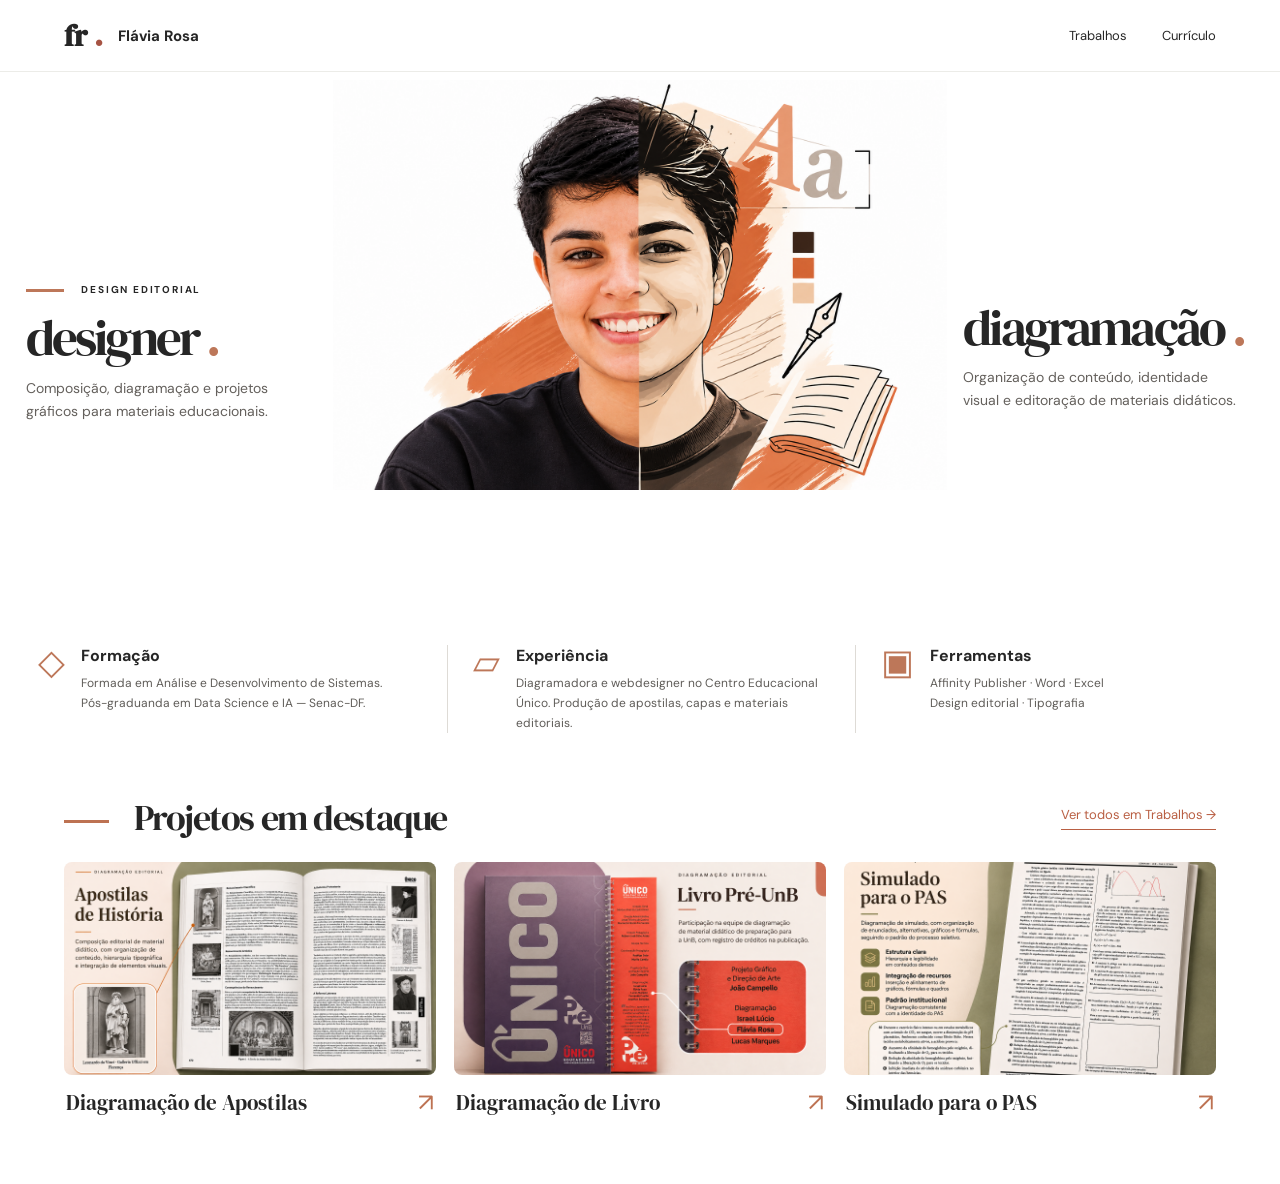
<file: index.html>
<!DOCTYPE html>

<html lang="pt-BR">
<head>
<meta charset="utf-8"/>
<meta content="width=device-width, initial-scale=1" name="viewport"/>
<meta content="Flávia Rosa — design editorial, diagramação e projetos gráficos." name="description"/>
<meta content="#f6f4ef" name="theme-color"/>
<title>
   Flávia Rosa — Design Editorial
  </title>
<link href="https://fonts.googleapis.com" rel="preconnect"/>
<link crossorigin="" href="https://fonts.gstatic.com" rel="preconnect"/>
<link href="https://fonts.googleapis.com/css2?family=DM+Sans:wght@400;500;600;700&amp;family=DM+Serif+Display:ital@0;1&amp;display=swap" rel="stylesheet"/>
<link href="editorial.css?v=9" rel="stylesheet"/>
</head>
<body>
<a class="skip" href="#conteudo">
   Pular para o conteúdo
  </a>
<header class="site-head">
<a class="brand" href="#inicio">
<span class="brand-mark">
     fr
     <span>
      .
     </span>
</span>
    Flávia Rosa
   </a>
<nav aria-label="Navegação">
<a href="trabalhos.html">
     Trabalhos
    </a>
<a href="assets/Curriculo_Flavia_Rosa.pdf" rel="noopener" target="_blank">
     Currículo
    </a>
</nav>
</header>
<main id="conteudo">
<section class="hero final-hero" id="inicio">
<div class="final-stage">
<div class="final-side final-left">
<span class="final-eyebrow">
       DESIGN EDITORIAL
      </span>
<h1>
       designer
       <span>
        .
       </span>
</h1>
<p>
       Composição, diagramação e projetos gráficos para materiais educacionais.
      </p>
</div>
<div class="final-art">
<img alt="Retrato de Flávia Rosa, metade fotografia e metade ilustração editorial" onerror="this.onerror=null;this.src='assets/flavia-natural.png'" src="assets/retrato-editorial.png?v=c96bb036"/>
</div>
<div class="final-side final-right">
<h2>
       diagramação
       <span>
        .
       </span>
</h2>
<p>
       Organização de conteúdo, identidade visual e editoração de materiais didáticos.
      </p>
</div>
</div>
<div class="final-facts" id="sobre">
<div class="final-fact">
<span class="final-symbol">
       ◇
      </span>
<div>
<h3>
        Formação
       </h3>
<p>
        Formada em Análise e Desenvolvimento de Sistemas.
        <br/>
        Pós-graduanda em Data Science e IA — Senac-DF.
       </p>
</div>
</div>
<div class="final-fact">
<span class="final-symbol">
       ▱
      </span>
<div>
<h3>
        Experiência
       </h3>
<p>
        Diagramadora e webdesigner no Centro Educacional Único. Produção de apostilas, capas e materiais editoriais.
       </p>
</div>
</div>
<div class="final-fact">
<span class="final-symbol">
       ▣
      </span>
<div>
<h3>
        Ferramentas
       </h3>
<p>
        Affinity Publisher · Word · Excel
        <br/>
        Design editorial · Tipografia
       </p>
</div>
</div>
</div>
</section>
<section class="work" id="trabalhos">
<div class="work-heading">
<div>

<h2>
       Projetos em destaque
      </h2>
</div>
<a class="work-all-link" href="trabalhos.html">Ver todos em Trabalhos  →</a></div>
<div class="project-grid"><article class="project-card project-card-real" id="destaque-02">
<a aria-label="Visualizar imagem completa: Apostilas de História" class="project-art project-real-art" href="trabalhos.html#projeto-02">
<img alt="Apresentação visual do projeto Apostilas de História" decoding="async" loading="lazy" src="assets/projetos/projeto-02.png"/>

</a>
<div class="project-info">
<div>

<h3>
         Diagramação de Apostilas
        </h3>

</div>
<a aria-label="Ampliar Apostilas de História" class="project-arrow" href="trabalhos.html#projeto-02">
        ↗
       </a>
</div>
</article><article class="project-card project-card-real" id="destaque-01">
<a aria-label="Visualizar imagem completa: Livro Pré-UnB" class="project-art project-real-art" href="trabalhos.html#projeto-01">
<img alt="Apresentação visual do projeto Livro Pré-UnB" decoding="async" loading="lazy" src="assets/projetos/projeto-01.png"/>

</a>
<div class="project-info">
<div>

<h3>
         Diagramação de Livro
        </h3>

</div>
<a aria-label="Ampliar Livro Pré-UnB" class="project-arrow" href="trabalhos.html#projeto-01">
        ↗
       </a>
</div>
</article><article class="project-card project-card-real" id="destaque-03">
<a aria-label="Visualizar imagem completa: Simulado para o PAS" class="project-art project-real-art" href="trabalhos.html#projeto-03">
<img alt="Apresentação visual do projeto Simulado para o PAS" decoding="async" loading="lazy" src="assets/projetos/projeto-03.png"/>

</a>
<div class="project-info">
<div>

<h3>
         Simulado para o PAS
        </h3>

</div>
<a aria-label="Ampliar Simulado para o PAS" class="project-arrow" href="trabalhos.html#projeto-03">
        ↗
       </a>
</div>
</article></div>
</section>
</main>

</body>
</html>
</file>
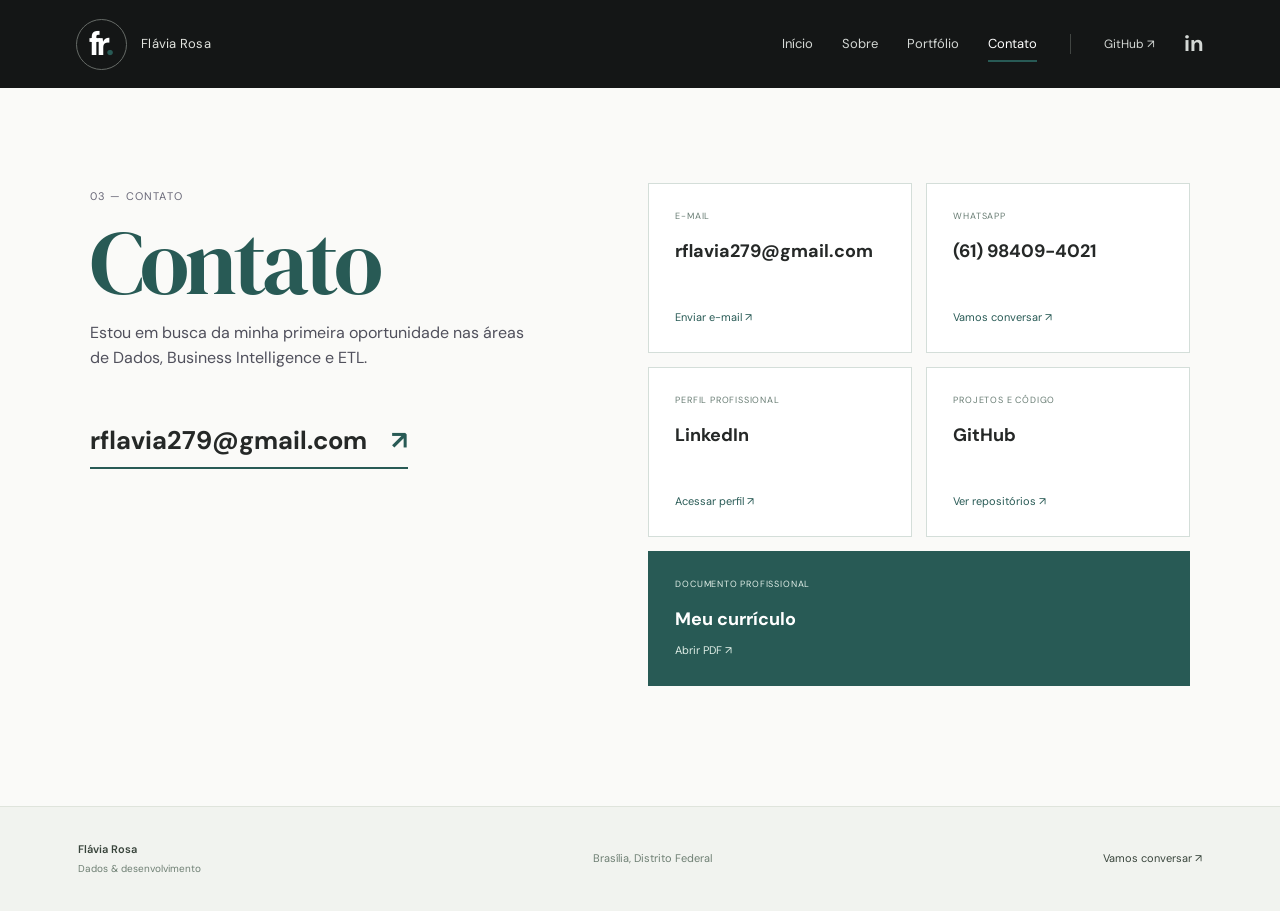
<file: contato.html>
<!doctype html>
<html lang="pt-BR">
  <head>
    <meta charset="utf-8" />
    <meta name="viewport" content="width=device-width,initial-scale=1" />
    <meta
      name="description"
      content="Flávia Rosa — dados, desenvolvimento e visualização. Conheça meus projetos e minha trajetória."
    />
    <meta name="theme-color" content="#141616" />
    <title>Contato · Flávia Rosa</title>
    <link rel="preconnect" href="https://fonts.googleapis.com" />
    <link rel="preconnect" href="https://fonts.gstatic.com" crossorigin />
    <link
      href="https://fonts.googleapis.com/css2?family=DM+Sans:wght@400;500;600;700&family=DM+Serif+Display:ital@0;1&display=swap"
      rel="stylesheet"
    />
    <link rel="stylesheet" href="styles.css" />
    <link rel="stylesheet" href="project-media.css" />
    <link rel="stylesheet" href="preview.css" />
  </head>
  <body class="contact-page">
    <a class="skip" href="#conteudo">Pular para o conteúdo</a>
    <header class="new-header">
      <div class="header-inner">
        <a class="wordmark" href="index.html" aria-label="Flávia Rosa, início"
          ><span class="monogram">fr<span>.</span></span
          ><span class="wordmark-name">Flávia Rosa</span></a
        ><button
          class="new-menu"
          aria-label="Abrir menu"
          aria-expanded="false"
          aria-controls="navigation"
        >
          Menu <span>☰</span>
        </button>
        <nav id="navigation" aria-label="Navegação principal">
          <a href="index.html">Início</a><a href="sobre.html">Sobre</a
          ><a href="portfolio.html">Portfólio</a
          ><a href="contato.html" aria-current="page">Contato</a><span class="nav-separator"></span
          ><a
            class="social"
            href="https://github.com/Rflavia"
            target="_blank"
            rel="noreferrer"
            aria-label="GitHub de Flávia Rosa"
            >GitHub ↗</a
          ><a
            class="social linkedin"
            href="https://www.linkedin.com/in/fl%C3%A1via-rosa-8301781b6/"
            target="_blank"
            rel="noreferrer"
            aria-label="LinkedIn de Flávia Rosa"
            >in</a
          >
        </nav>
      </div>
    </header>
    <main id="conteudo">
      <section class="contact section" id="contato">
        <div class="contact-copy reveal">
          <span class="kicker">03 — Contato</span>
          <h2>Contato</h2>
          <p>
            Estou em busca da minha primeira oportunidade nas áreas de Dados, Business Intelligence
            e ETL.
          </p>
          <a class="email-primary" href="mailto:rflavia279@gmail.com"
            >rflavia279@gmail.com <span>↗</span></a
          >
        </div>
        <div class="contact-panel reveal">
          <a class="contact-card" href="mailto:rflavia279@gmail.com"
            ><small>E-mail</small><strong>rflavia279@gmail.com</strong
            ><span>Enviar e-mail ↗</span></a
          >
          <a
            class="contact-card"
            href="https://wa.me/5561984094021?text=Ol%C3%A1%2C%20Fl%C3%A1via%21%20Vi%20seu%20portf%C3%B3lio%20e%20gostaria%20de%20conversar."
            target="_blank"
            rel="noreferrer"
            ><small>WhatsApp</small><strong>(61) 98409-4021</strong
            ><span>Vamos conversar ↗</span></a
          >
          <a
            class="contact-card"
            href="https://www.linkedin.com/in/fl%C3%A1via-rosa-8301781b6/"
            target="_blank"
            rel="noreferrer"
            ><small>Perfil profissional</small><strong>LinkedIn</strong
            ><span>Acessar perfil ↗</span></a
          >
          <a class="contact-card" href="https://github.com/Rflavia" target="_blank" rel="noreferrer"
            ><small>Projetos e código</small><strong>GitHub</strong
            ><span>Ver repositórios ↗</span></a
          >
          <a
            class="contact-card contact-card-wide"
            href="assets/Curriculo_Flavia_Rosa.pdf"
            target="_blank"
            ><small>Documento profissional</small><strong>Meu currículo</strong
            ><span>Abrir PDF ↗</span></a
          >
        </div>
      </section>
    </main>
    <footer class="new-footer">
      <a href="index.html">Flávia Rosa<span>Dados & desenvolvimento</span></a>
      <p>Brasília, Distrito Federal</p>
      <a
        href="https://wa.me/5561984094021?text=Ol%C3%A1%2C%20Fl%C3%A1via%21%20Vi%20seu%20portf%C3%B3lio%20e%20gostaria%20de%20conversar."
        target="_blank"
        rel="noreferrer"
        aria-label="Conversar com Flávia no WhatsApp"
        >Vamos conversar ↗</a
      >
    </footer>
    <script src="preview.js"></script>
  </body>
</html>
</file>
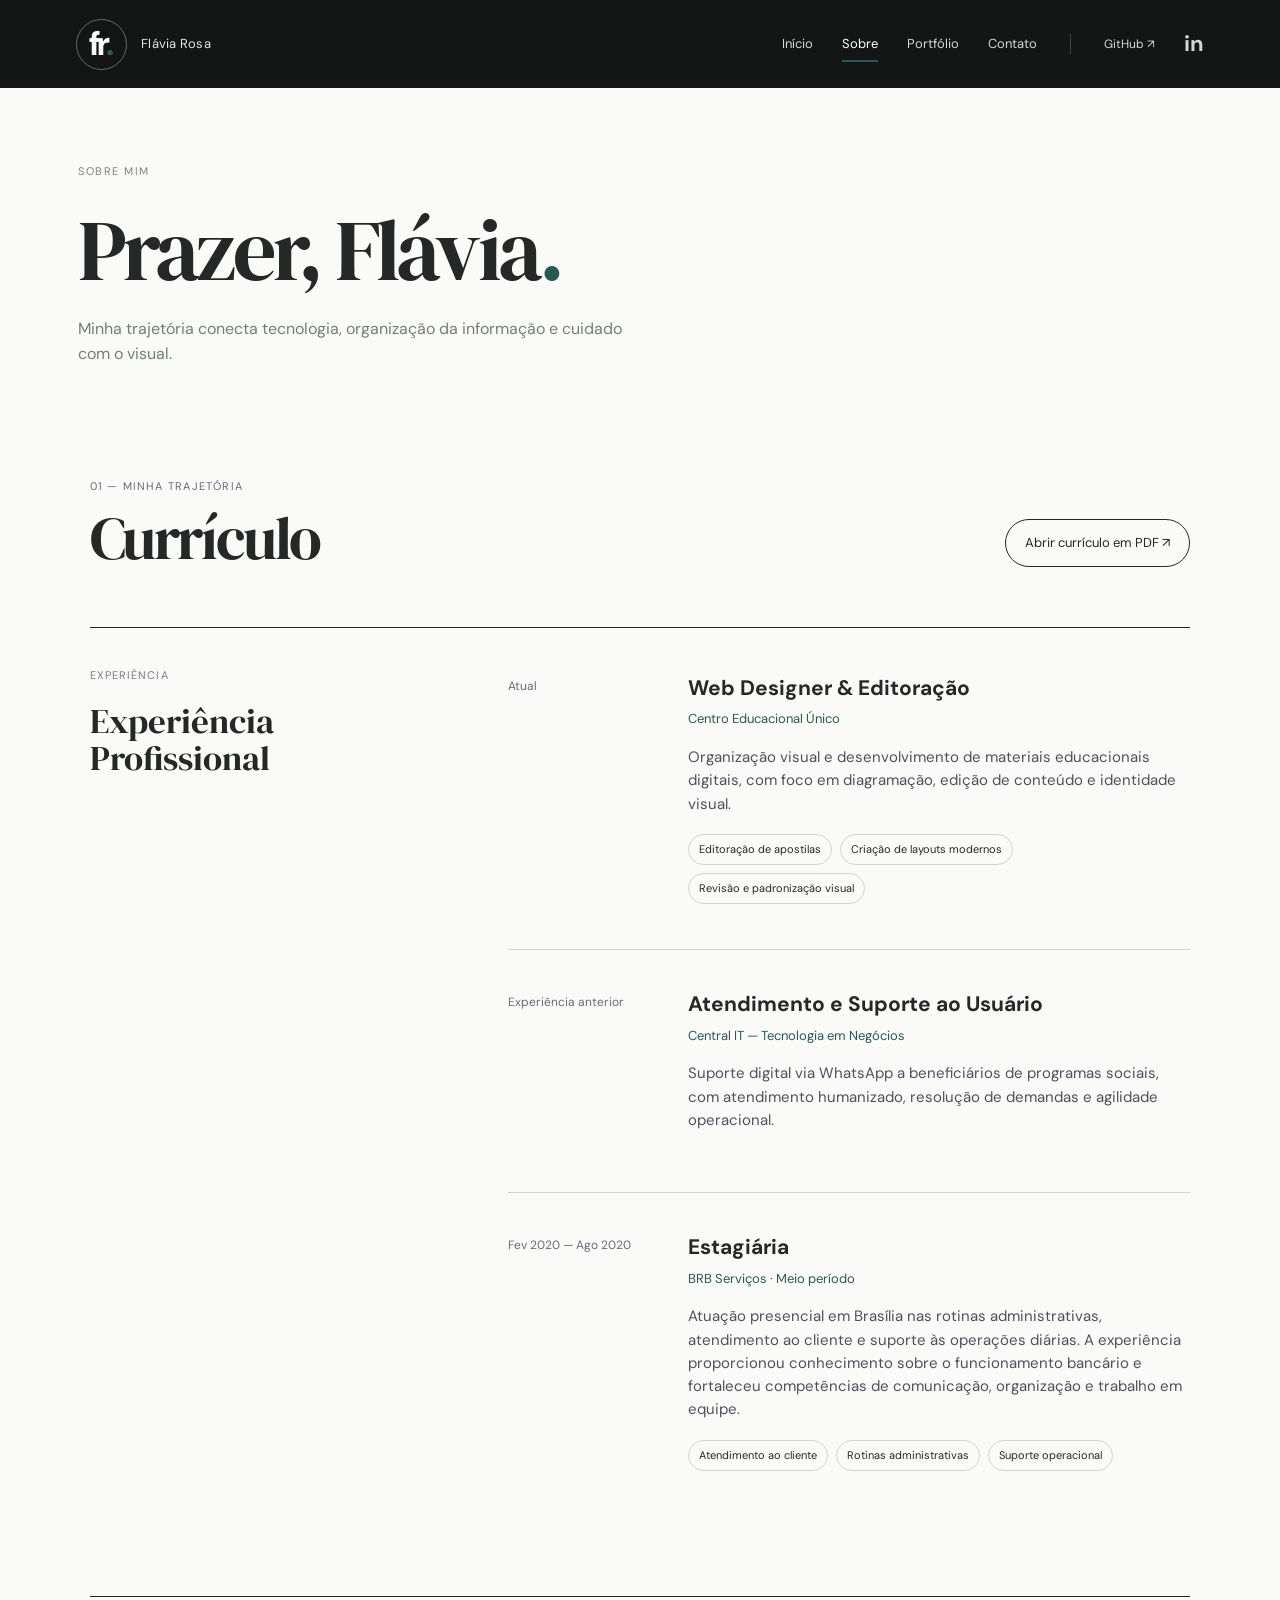
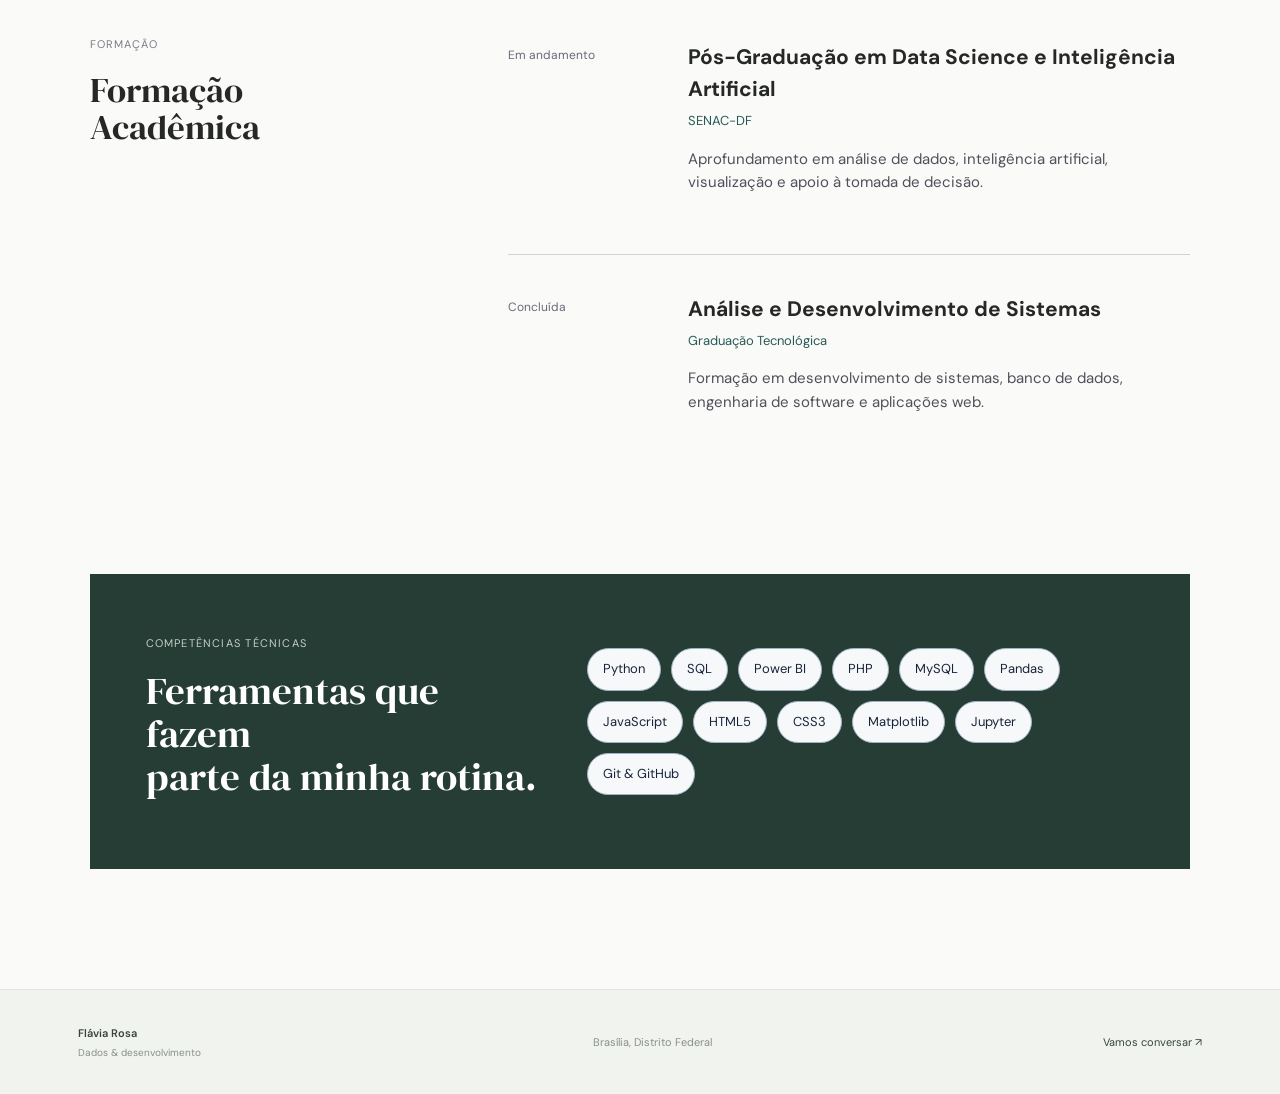
<file: sobre.html>
<!doctype html>
<html lang="pt-BR">
  <head>
    <meta charset="utf-8" />
    <meta name="viewport" content="width=device-width,initial-scale=1" />
    <meta
      name="description"
      content="Flávia Rosa — dados, desenvolvimento e visualização. Conheça meus projetos e minha trajetória."
    />
    <meta name="theme-color" content="#141616" />
    <title>Sobre · Flávia Rosa</title>
    <link rel="preconnect" href="https://fonts.googleapis.com" />
    <link rel="preconnect" href="https://fonts.gstatic.com" crossorigin />
    <link
      href="https://fonts.googleapis.com/css2?family=DM+Sans:wght@400;500;600;700&family=DM+Serif+Display:ital@0;1&display=swap"
      rel="stylesheet"
    />
    <link rel="stylesheet" href="styles.css" />
    <link rel="stylesheet" href="project-media.css" />
    <link rel="stylesheet" href="preview.css" />
  </head>
  <body>
    <a class="skip" href="#conteudo">Pular para o conteúdo</a>
    <header class="new-header">
      <div class="header-inner">
        <a class="wordmark" href="index.html" aria-label="Flávia Rosa, início"
          ><span class="monogram">fr<span>.</span></span
          ><span class="wordmark-name">Flávia Rosa</span></a
        ><button
          class="new-menu"
          aria-label="Abrir menu"
          aria-expanded="false"
          aria-controls="navigation"
        >
          Menu <span>☰</span>
        </button>
        <nav id="navigation" aria-label="Navegação principal">
          <a href="index.html">Início</a><a href="sobre.html" aria-current="page">Sobre</a
          ><a href="portfolio.html">Portfólio</a><a href="contato.html">Contato</a
          ><span class="nav-separator"></span
          ><a
            class="social"
            href="https://github.com/Rflavia"
            target="_blank"
            rel="noreferrer"
            aria-label="GitHub de Flávia Rosa"
            >GitHub ↗</a
          ><a
            class="social linkedin"
            href="https://www.linkedin.com/in/fl%C3%A1via-rosa-8301781b6/"
            target="_blank"
            rel="noreferrer"
            aria-label="LinkedIn de Flávia Rosa"
            >in</a
          >
        </nav>
      </div>
    </header>
    <main id="conteudo">
      <div class="page-lead">
        <span class="page-kicker">Sobre mim</span>
        <h1>Prazer, Flávia<span>.</span></h1>
        <p>
          Minha trajetória conecta tecnologia, organização da informação e cuidado com o visual.
        </p>
      </div>
      <section class="resume section" id="curriculo">
        <div class="section-top reveal">
          <div>
            <span class="kicker">01 — Minha trajetória</span>
            <h2>Currículo</h2>
          </div>
          <a class="outline-button" href="assets/Curriculo_Flavia_Rosa.pdf" target="_blank"
            >Abrir currículo em PDF ↗</a
          >
        </div>

        <div class="resume-block reveal">
          <div class="resume-label">
            <span>Experiência</span>
            <h3>Experiência<br />Profissional</h3>
          </div>
          <div class="resume-list">
            <article class="resume-item">
              <div class="date">Atual</div>
              <div>
                <h4>Web Designer & Editoração</h4>
                <span class="institution">Centro Educacional Único</span>
                <p>
                  Organização visual e desenvolvimento de materiais educacionais digitais, com foco
                  em diagramação, edição de conteúdo e identidade visual.
                </p>
                <ul>
                  <li>Editoração de apostilas</li>
                  <li>Criação de layouts modernos</li>
                  <li>Revisão e padronização visual</li>
                </ul>
              </div>
            </article>
            <article class="resume-item">
              <div class="date">Experiência anterior</div>
              <div>
                <h4>Atendimento e Suporte ao Usuário</h4>
                <span class="institution">Central IT — Tecnologia em Negócios</span>
                <p>
                  Suporte digital via WhatsApp a beneficiários de programas sociais, com atendimento
                  humanizado, resolução de demandas e agilidade operacional.
                </p>
              </div>
            </article>
            <article class="resume-item">
              <div class="date">Fev 2020 — Ago 2020</div>
              <div>
                <h4>Estagiária</h4>
                <a
                  href="https://www.linkedin.com/company/brbservicos/"
                  target="_blank"
                  rel="noreferrer"
                  >BRB Serviços · Meio período</a
                >
                <p>
                  Atuação presencial em Brasília nas rotinas administrativas, atendimento ao cliente
                  e suporte às operações diárias. A experiência proporcionou conhecimento sobre o
                  funcionamento bancário e fortaleceu competências de comunicação, organização e
                  trabalho em equipe.
                </p>
                <ul>
                  <li>Atendimento ao cliente</li>
                  <li>Rotinas administrativas</li>
                  <li>Suporte operacional</li>
                </ul>
              </div>
            </article>
          </div>
        </div>

        <div class="resume-block education reveal">
          <div class="resume-label">
            <span>Formação</span>
            <h3>Formação<br />Acadêmica</h3>
          </div>
          <div class="resume-list">
            <article class="resume-item">
              <div class="date">Em andamento</div>
              <div>
                <h4>Pós-Graduação em Data Science e Inteligência Artificial</h4>
                <span class="institution">SENAC-DF</span>
                <p>
                  Aprofundamento em análise de dados, inteligência artificial, visualização e apoio
                  à tomada de decisão.
                </p>
              </div>
            </article>
            <article class="resume-item">
              <div class="date">Concluída</div>
              <div>
                <h4>Análise e Desenvolvimento de Sistemas</h4>
                <span class="institution">Graduação Tecnológica</span>
                <p>
                  Formação em desenvolvimento de sistemas, banco de dados, engenharia de software e
                  aplicações web.
                </p>
              </div>
            </article>
          </div>
        </div>

        <div class="skills reveal">
          <div>
            <span class="kicker">Competências técnicas</span>
            <h3>Ferramentas que fazem<br />parte da minha rotina.</h3>
          </div>
          <div class="skill-cloud">
            <span>Python</span><span>SQL</span><span>Power BI</span><span>PHP</span
            ><span>MySQL</span><span>Pandas</span><span>JavaScript</span><span>HTML5</span
            ><span>CSS3</span><span>Matplotlib</span><span>Jupyter</span><span>Git & GitHub</span>
          </div>
        </div>
      </section>
    </main>
    <footer class="new-footer">
      <a href="index.html">Flávia Rosa<span>Dados & desenvolvimento</span></a>
      <p>Brasília, Distrito Federal</p>
      <a
        href="https://wa.me/5561984094021?text=Ol%C3%A1%2C%20Fl%C3%A1via%21%20Vi%20seu%20portf%C3%B3lio%20e%20gostaria%20de%20conversar."
        target="_blank"
        rel="noreferrer"
        aria-label="Conversar com Flávia no WhatsApp"
        >Vamos conversar ↗</a
      >
    </footer>
    <script src="preview.js"></script>
  </body>
</html>
</file>
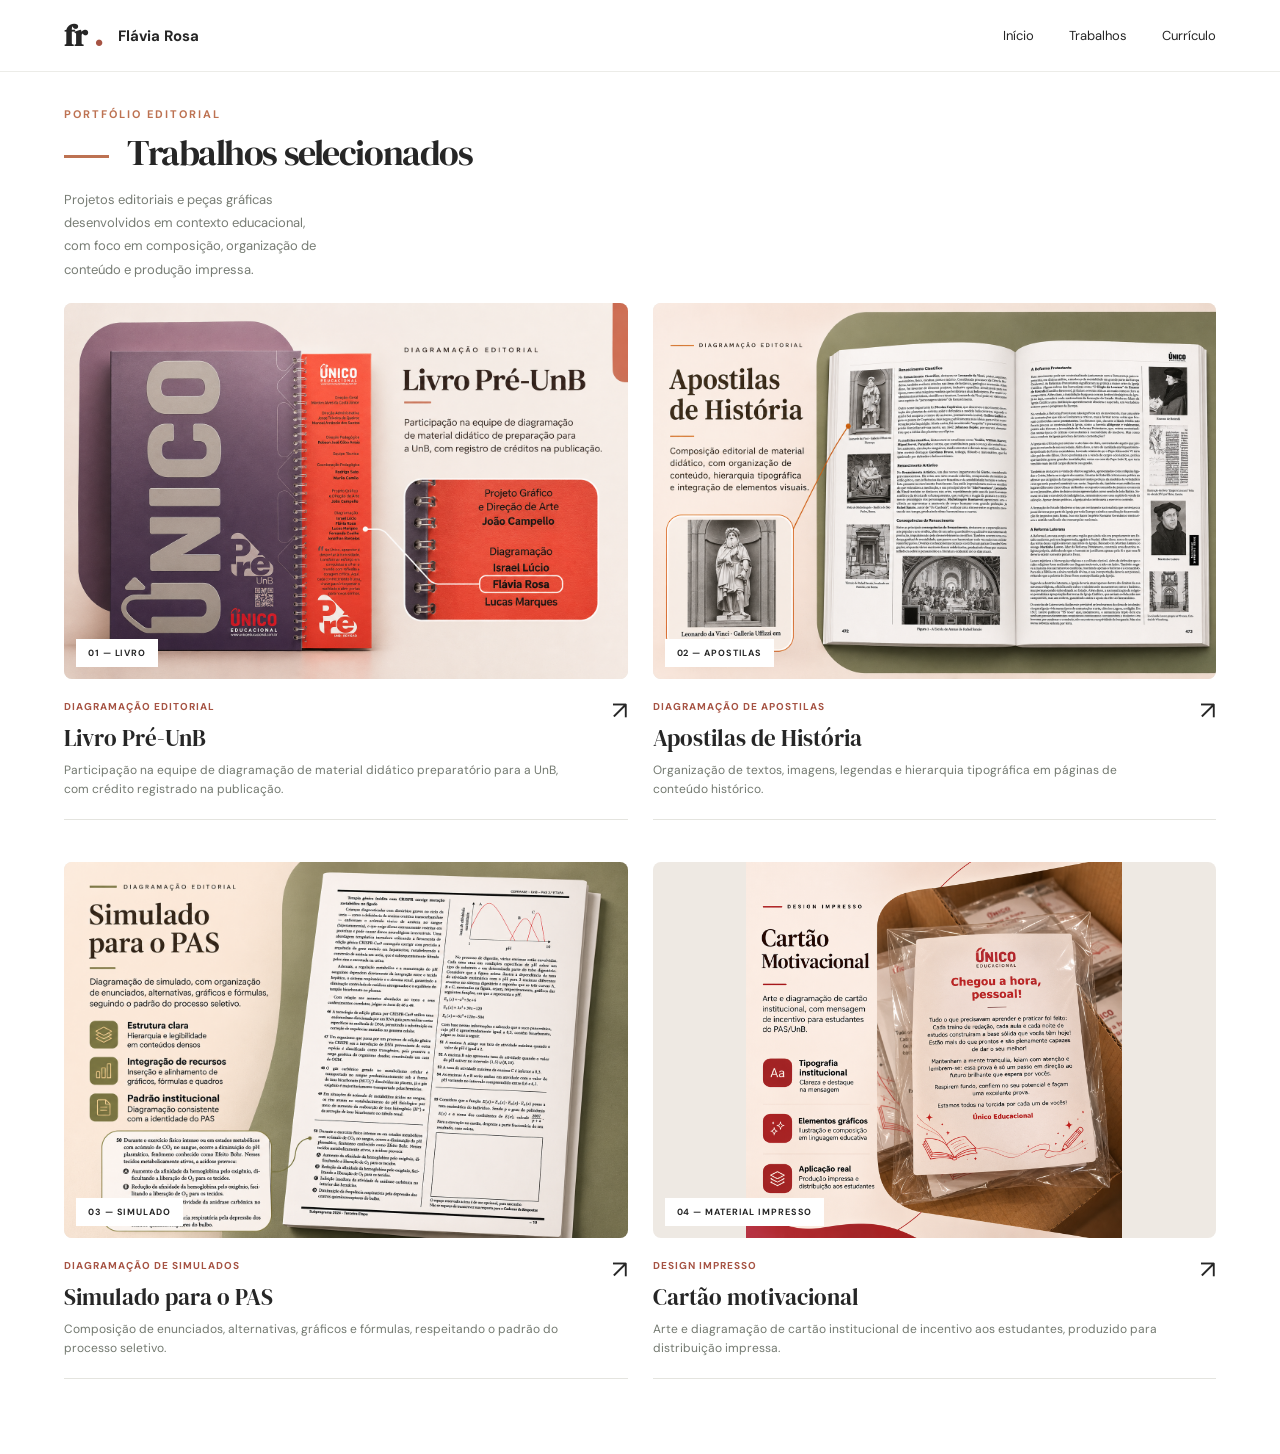
<file: trabalhos.html>
<!DOCTYPE html>

<html lang="pt-BR">
<head>
<meta charset="utf-8"/>
<meta content="width=device-width, initial-scale=1" name="viewport"/>
<meta content="Flávia Rosa — design editorial, diagramação e projetos gráficos." name="description"/>
<meta content="#f6f4ef" name="theme-color"/>
<title>Trabalhos | Flávia Rosa — Design Editorial</title>
<link href="https://fonts.googleapis.com" rel="preconnect"/>
<link crossorigin="" href="https://fonts.gstatic.com" rel="preconnect"/>
<link href="https://fonts.googleapis.com/css2?family=DM+Sans:wght@400;500;600;700&amp;family=DM+Serif+Display:ital@0;1&amp;display=swap" rel="stylesheet"/>
<link href="editorial.css?v=9" rel="stylesheet"/>
</head>
<body>
<a class="skip" href="#conteudo">
   Pular para o conteúdo
  </a>
<header class="site-head">
<a class="brand" href="index.html">
<span class="brand-mark">
     fr
     <span>
      .
     </span>
</span>
    Flávia Rosa
   </a>
<nav aria-label="Navegação">
<a href="index.html">Início</a>
<a href="trabalhos.html">Trabalhos</a>
<a href="assets/Curriculo_Flavia_Rosa.pdf" rel="noopener" target="_blank">
     Currículo
    </a>
</nav>
</header>
<main id="conteudo"><section class="work work-detail" id="trabalhos">
<div class="work-heading">
<div>
<div class="section-index">PORTFÓLIO EDITORIAL</div>
<h2>Trabalhos selecionados</h2>
</div>
<p class="work-detail-intro">Projetos editoriais e peças gráficas desenvolvidos em contexto educacional, com foco em composição, organização de conteúdo e produção impressa.</p></div>
<div class="project-grid">
<article class="project-card project-card-real" id="projeto-01">
<a aria-label="Visualizar imagem completa: Livro Pré-UnB" class="project-art project-real-art" href="assets/projetos/projeto-01.png" rel="noopener" target="_blank">
<img alt="Apresentação visual do projeto Livro Pré-UnB" decoding="async" loading="lazy" src="assets/projetos/projeto-01.png"/>
<span class="project-overlay">
        01 — LIVRO
       </span>
</a>
<div class="project-info">
<div>
<span class="project-type">
         DIAGRAMAÇÃO EDITORIAL
        </span>
<h3>
         Livro Pré-UnB
        </h3>
<p>
         Participação na equipe de diagramação de material didático preparatório para a UnB, com crédito registrado na publicação.
        </p>
</div>
<a aria-label="Ampliar Livro Pré-UnB" class="project-arrow" href="assets/projetos/projeto-01.png" rel="noopener" target="_blank">
        ↗
       </a>
</div>
</article>
<article class="project-card project-card-real" id="projeto-02">
<a aria-label="Visualizar imagem completa: Apostilas de História" class="project-art project-real-art" href="assets/projetos/projeto-02.png" rel="noopener" target="_blank">
<img alt="Apresentação visual do projeto Apostilas de História" decoding="async" loading="lazy" src="assets/projetos/projeto-02.png"/>
<span class="project-overlay">
        02 — APOSTILAS
       </span>
</a>
<div class="project-info">
<div>
<span class="project-type">
         DIAGRAMAÇÃO DE APOSTILAS
        </span>
<h3>
         Apostilas de História
        </h3>
<p>
         Organização de textos, imagens, legendas e hierarquia tipográfica em páginas de conteúdo histórico.
        </p>
</div>
<a aria-label="Ampliar Apostilas de História" class="project-arrow" href="assets/projetos/projeto-02.png" rel="noopener" target="_blank">
        ↗
       </a>
</div>
</article>
<article class="project-card project-card-real" id="projeto-03">
<a aria-label="Visualizar imagem completa: Simulado para o PAS" class="project-art project-real-art" href="assets/projetos/projeto-03.png" rel="noopener" target="_blank">
<img alt="Apresentação visual do projeto Simulado para o PAS" decoding="async" loading="lazy" src="assets/projetos/projeto-03.png"/>
<span class="project-overlay">
        03 — SIMULADO
       </span>
</a>
<div class="project-info">
<div>
<span class="project-type">
         DIAGRAMAÇÃO DE SIMULADOS
        </span>
<h3>
         Simulado para o PAS
        </h3>
<p>
         Composição de enunciados, alternativas, gráficos e fórmulas, respeitando o padrão do processo seletivo.
        </p>
</div>
<a aria-label="Ampliar Simulado para o PAS" class="project-arrow" href="assets/projetos/projeto-03.png" rel="noopener" target="_blank">
        ↗
       </a>
</div>
</article>
<article class="project-card project-card-real" id="projeto-04">
<a aria-label="Visualizar imagem completa: Cartão motivacional" class="project-art project-real-art" href="assets/projetos/projeto-04.png" rel="noopener" target="_blank">
<img alt="Apresentação visual do projeto Cartão motivacional" decoding="async" loading="lazy" src="assets/projetos/projeto-04.png"/>
<span class="project-overlay">
        04 — MATERIAL IMPRESSO
       </span>
</a>
<div class="project-info">
<div>
<span class="project-type">
         DESIGN IMPRESSO
        </span>
<h3>
         Cartão motivacional
        </h3>
<p>
         Arte e diagramação de cartão institucional de incentivo aos estudantes, produzido para distribuição impressa.
        </p>
</div>
<a aria-label="Ampliar Cartão motivacional" class="project-arrow" href="assets/projetos/projeto-04.png" rel="noopener" target="_blank">
        ↗
       </a>
</div>
</article>
</div>
</section></main>

</body>
</html>
</file>
<file: editorial.css>
:root{--paper:#f6f4ef;--ink:#242a26;--accent:#c65e40;--mint:#cbd9ca;--line:#d9d8cf}*{box-sizing:border-box}html{scroll-behavior:smooth}body{margin:0;background:var(--paper);color:var(--ink);font-family:"DM Sans",Arial,sans-serif}a{color:inherit;text-decoration:none}.skip{position:absolute;top:-80px;left:12px;background:white;padding:12px;z-index:99}.skip:focus{top:8px}.site-head{height:80px;display:flex;align-items:center;justify-content:space-between;padding:0 5%;border-bottom:1px solid var(--line);background:var(--paper)}.brand{display:flex;align-items:center;gap:15px;font-size:15px;font-weight:700}.brand-mark{font-family:"DM Serif Display",serif;font-size:30px}.brand-mark span{color:var(--accent)}.site-head nav{display:flex;gap:36px;font-size:13px}.site-head nav a:hover,.pill-link:hover{color:var(--accent)}.head-label{font-size:10px;letter-spacing:.13em;color:#737971}.hero{min-height:660px;display:grid;grid-template-columns:53% 47%;overflow:hidden}.hero-text{padding:65px 5% 32px 9.45%;display:flex;flex-direction:column}.eyebrow,.section-index{font-size:11px;font-weight:700;letter-spacing:.18em}.eyebrow{display:flex;gap:9px;align-items:center}.eyebrow i{display:block;width:7px;height:7px;background:var(--accent);border-radius:100%}.hero h1,.about h2,.work h2,.experience h2,.contact h2{font-family:"DM Serif Display",Georgia,serif;font-weight:400;letter-spacing:-.045em}.hero h1{font-size:clamp(68px,7.1vw,116px);line-height:.95;margin:45px 0 28px}.hero h1 em,.about h2 em,.work h2 em,.experience h2 em,.contact h2 em{font-weight:400;color:var(--accent)}.period{color:var(--accent)}.hero-text>p{max-width:430px;font-size:15px;line-height:1.8;color:#5e655f}.pill-link{margin-top:20px;width:max-content;border-bottom:1px solid var(--ink);padding-bottom:8px;font-size:13px;font-weight:700}.pill-link span{margin-left:22px}.hero-caption{margin-top:auto;padding-top:55px;display:flex;align-items:center;gap:26px;font-size:10px;letter-spacing:.09em;color:#7a8079}.hero-caption b{color:var(--accent)}.hero-art{background:#ccd7cb;min-height:660px;position:relative;overflow:hidden;display:flex;align-items:center;justify-content:center}.portrait-frame{position:relative;width:min(77%,480px);aspect-ratio:1/1.13;border-radius:260px 260px 12px 12px;overflow:hidden;background:linear-gradient(120deg,#a4b4a8 50%,#deaa86 50%);box-shadow:24px 24px 0 rgba(39,53,45,.08)}.portrait-frame .natural{position:absolute;width:100%;height:100%;object-fit:cover;object-position:center top;clip-path:inset(0 50% 0 0);z-index:2}.portrait-design{position:absolute;inset:0 0 0 50%;overflow:hidden;background:repeating-linear-gradient(25deg,#c96b52 0,#c96b52 3px,#e9b898 3px,#e9b898 11px)}.portrait-design>img{position:absolute;inset:0;width:200%;height:100%;max-width:none;object-fit:cover;object-position:center top;transform:translateX(-50%);mix-blend-mode:multiply;opacity:.48;filter:grayscale(1) contrast(1.7)}.design-lines{position:absolute;inset:0;background:radial-gradient(circle at 65% 22%,transparent 0 50px,#fff5 51px 53px,transparent 54px),linear-gradient(120deg,transparent 48%,#fff7 49%,#fff7 50%,transparent 51%)}.design-a{position:absolute;right:6%;bottom:7%;font-family:"DM Serif Display",serif;font-size:95px;color:#fff9;line-height:1}.design-grid{position:absolute;left:10%;top:16%;font-size:45px;color:#fff8}.portrait-centerline{position:absolute;top:0;bottom:0;left:50%;width:2px;background:#f6f4ef9a;z-index:3}.portrait-frame.no-photo:before{content:"FOTO";position:absolute;top:48%;left:15%;font:600 14px "DM Sans";letter-spacing:.2em;z-index:4}.art-label{position:absolute;left:7%;right:7%;display:flex;justify-content:space-between;font-size:10px;letter-spacing:.18em;font-weight:700}.art-label-top{top:35px}.art-label-bottom{bottom:35px}.art-side-note{position:absolute;right:3%;top:49%;writing-mode:vertical-rl;font-size:10px;letter-spacing:.16em}.about,.work,.experience{padding:95px 7%}.about{background:#e8e9df}.about-grid{display:grid;grid-template-columns:1fr 1fr;gap:9%;padding-top:30px}.about h2,.experience h2{font-size:clamp(45px,5vw,77px);line-height:1.08;margin:0}.about .lead{font-size:21px;line-height:1.55;margin-top:0}.about-grid p:not(.lead){color:#626960;font-size:14px;line-height:1.9}.chips{display:flex;flex-wrap:wrap;gap:9px;margin-top:26px}.chips span{border:1px solid #a9b0a6;border-radius:100px;padding:8px 14px;font-size:11px}.work{background:var(--paper)}.work-heading{display:flex;justify-content:space-between;align-items:end;gap:50px;margin-bottom:40px}.work h2{font-size:clamp(60px,6vw,95px);line-height:.98;margin:27px 0 0}.work-heading>p{max-width:355px;color:#777c74;font-size:13px;line-height:1.8}.project-grid{display:grid;grid-template-columns:1fr 1fr;gap:30px}.project-card{min-width:0}.project-wide{grid-column:1/-1}.project-art{height:350px;position:relative;overflow:hidden;display:flex;align-items:center;justify-content:center}.project-book{background:#b6c8bc}.book{width:205px;height:282px;background:#f4f0e7;box-shadow:18px 14px 1px #778c7b;display:flex;flex-direction:column;padding:20px;color:#34473b;transform:rotate(-6deg)}.book-small,.book small,.sample-cover>span,.sample-cover small{font-size:9px;letter-spacing:.1em}.book strong{font:400 37px/.98 "DM Serif Display",serif;margin-top:50px}.book-rule{margin:auto 0 14px;width:85px;height:4px;background:var(--accent)}.project-cover{background:#e6c5b1}.sample-cover{height:282px;width:205px;background:#c56649;color:#fff;padding:22px;box-shadow:16px 12px 1px #ad8b78;display:flex;flex-direction:column;position:relative;overflow:hidden;transform:rotate(5deg)}.sample-cover strong{font:400 41px/.9 "DM Serif Display",serif;margin-top:auto;position:relative}.sample-cover small{margin-top:12px;position:relative}.cover-abstract{position:absolute;width:230px;height:230px;border:38px solid #efdcc0;border-radius:50%;top:25px;right:-75px;opacity:.8}.project-layout{background:#d1d2cb;height:390px}.spread{width:min(78%,620px);height:280px;box-shadow:15px 15px 0 #989d93;display:flex;background:#f9f7f0}.spread>div{width:50%;padding:24px}.spread-left{display:flex;flex-direction:column}.spread-left span{font-size:9px;letter-spacing:.12em}.spread-left strong{font:400 44px/.95 "DM Serif Display",serif;margin:auto 0}.spread-left p{font-size:11px}.spread-right{position:relative;background:#405c52;overflow:hidden}.photo-block{height:100%;background:linear-gradient(150deg,#374d43 5%,#9eae97 45%,#d3baa0 46%,#d3baa0 60%,#7b867b 61%)}.page-number{position:absolute;bottom:16px;right:20px;color:#fff;font-size:10px}.project-overlay{position:absolute;bottom:18px;left:20px;background:#fff;padding:8px 12px;font-size:10px;font-weight:700;letter-spacing:.1em}.project-info{display:flex;justify-content:space-between;gap:25px;padding:23px 0 20px;border-bottom:1px solid var(--line)}.project-type{font-size:10px;letter-spacing:.1em;color:var(--accent);font-weight:700}.project-info h3{font:400 30px "DM Serif Display",serif;margin:7px 0}.project-info p{color:#737970;max-width:520px;line-height:1.6;font-size:13px;margin:0}.project-arrow{font-size:25px}.experience{background:#dde5d9}.experience-grid{display:grid;grid-template-columns:1fr 1fr;gap:8%;padding-top:30px}.experience-row{display:grid;grid-template-columns:100px 1fr;gap:18px;padding:20px 0;border-bottom:1px solid #b8c5b9}.experience-row>span{font-size:10px;color:#68776d}.experience-row h3{margin:0;font-size:16px}.experience-row p{font-size:13px;margin:6px 0}.experience-row small{display:block;color:#68776d;font-size:12px;line-height:1.7}.contact{background:#2d4138;color:#fff;text-align:center;padding:105px 20px}.contact h2{font-size:clamp(46px,5.4vw,78px);line-height:1.1;margin:25px 0 30px}.contact h2 em{color:#e6b69e}.contact-link{display:inline-flex;gap:50px;border:1px solid #a9bbaf;border-radius:30px;padding:13px 20px;font-size:13px}.contact-link:hover{background:#f6f4ef;color:#2d4138}footer{display:flex;justify-content:space-between;padding:24px 7%;gap:20px;font-size:11px;background:#22352c;color:#d4e1d6}@media(max-width:850px){.head-label{display:none}.hero{grid-template-columns:1fr}.hero-text{padding:60px 7% 35px}.hero h1{font-size:clamp(61px,12vw,93px);margin:30px 0 20px}.hero-art{min-height:490px}.portrait-frame{width:min(67%,360px)}.about-grid,.experience-grid{grid-template-columns:1fr;gap:28px}.work-heading{align-items:start;flex-direction:column;gap:15px}.project-grid{grid-template-columns:1fr}.project-wide{grid-column:auto}.project-art{height:330px}.about,.work,.experience{padding:68px 7%}}@media(max-width:520px){.site-head{height:65px;padding:0 5%}.brand{font-size:12px;gap:7px}.site-head nav{gap:14px;font-size:11px}.hero-art{min-height:400px}.art-side-note{right:1%}.hero h1{font-size:64px}.hero-caption{gap:14px}.project-art{height:290px}.spread{height:210px;width:90%}.spread>div{padding:14px}.spread-left strong{font-size:31px}.experience-row{grid-template-columns:80px 1fr}.contact{padding:75px 15px}.contact h2{font-size:43px}footer{flex-direction:column;gap:8px}}

/* Editorial minimal — hero inspirado na composição de referência */
:root{--paper:#fafaf8;--ink:#262626;--accent:#a65343;--mint:#e9e9e5;--line:#e4e4df}
body{background:var(--paper)}
.site-head{background:#fafaf8;border-bottom:1px solid #ecece8}
.reference-hero{display:block;min-height:unset;background:#fafaf8;position:relative;overflow:hidden}
.reference-hero-inner{min-height:530px;max-width:1330px;margin:auto;display:grid;grid-template-columns:1fr 1.08fr 1fr;align-items:center;gap:0;padding:35px 4% 0}
.hero-side{position:relative;z-index:3;align-self:center;padding:0 12px}
.hero-left{text-align:right}.hero-right{text-align:left}
.hero-side h1,.hero-side h2{font-family:"DM Sans",Arial,sans-serif;font-weight:700;letter-spacing:-.075em;font-size:clamp(42px,4.3vw,70px);line-height:1;margin:12px 0 15px}
.hero-side h1 span,.hero-side h2 span{color:#a65343}
.hero-side p{font-size:13px;line-height:1.7;color:#858585;max-width:260px;margin:0}
.hero-left p{margin-left:auto}.side-kicker{font-size:10px;font-weight:700;letter-spacing:.16em;color:#a65343}
.reference-portrait{height:500px;position:relative;align-self:end;overflow:hidden;isolation:isolate}
.portrait-full{width:100%;height:100%;object-fit:contain;object-position:center bottom;position:absolute;inset:0}
.portrait-painted{position:absolute;inset:0;clip-path:inset(0 50% 0 0);overflow:hidden;mix-blend-mode:multiply}
.portrait-painted>img{width:100%;height:100%;object-fit:contain;object-position:center bottom;filter:grayscale(1) contrast(1.7);opacity:.85}
.portrait-painted:after{content:"";position:absolute;inset:0;background:linear-gradient(125deg,transparent 20%,#d8b49b70 30%,transparent 43%),repeating-linear-gradient(165deg,#b456493d 0 6px,transparent 6px 19px);mix-blend-mode:multiply}
.paint-brush{position:absolute;border-radius:45% 30% 60% 20%;filter:blur(1px);mix-blend-mode:multiply}
.brush-one{width:120px;height:230px;background:#c16b56a6;left:12%;top:21%;transform:rotate(21deg)}
.brush-two{width:95px;height:170px;background:#a4b9b3a8;left:25%;top:40%;transform:rotate(-33deg)}
.brush-three{width:110px;height:75px;background:#d9b46e99;left:3%;bottom:15%;transform:rotate(-14deg)}
.paint-mark{position:absolute;left:14%;top:19%;font-size:65px;color:#fff9}
.portrait-cut{position:absolute;left:50%;height:75%;top:15%;width:1px;background:#fafaf85c}
.reference-scroll{display:block;text-align:center;font-size:10px;letter-spacing:.17em;padding:20px;color:#888}
.about{background:#f0f0ed}.about,.work,.experience{padding-top:70px;padding-bottom:70px}
.about h2,.experience h2{font-size:clamp(44px,4vw,65px)}
.about .lead{font-size:18px}.about-grid p:not(.lead){font-size:13px}
.work-heading>p{max-width:260px}.project-art{filter:saturate(.66)}.project-layout{filter:saturate(.66)}
.experience{background:#e9ebe6}.contact{background:#292f2b}.contact h2 em{color:#d5ac99}
@media(max-width:850px){.reference-hero-inner{grid-template-columns:1fr 1fr;min-height:450px;padding:35px 5% 0}.reference-portrait{height:390px;grid-column:1/-1;grid-row:1;justify-self:center;width:min(85%,430px)}.hero-side{grid-row:2;padding:14px 0 28px}.hero-left{grid-column:1}.hero-right{grid-column:2}.hero-side h1,.hero-side h2{font-size:clamp(30px,6vw,48px)}.hero-side p{font-size:12px}.hero-side .side-kicker{font-size:9px}}
@media(max-width:520px){.reference-hero-inner{padding:20px 5% 0}.reference-portrait{height:315px;width:100%}.hero-side h1,.hero-side h2{font-size:30px}.hero-side p{font-size:11px}.hero-left{padding-right:10px}.hero-right{padding-left:10px}.reference-scroll{padding:12px}.about,.work,.experience{padding-top:50px;padding-bottom:50px}}


/* Layout compacto aprovado */
.site-head{height:72px;max-width:100%;padding:0 max(5%,calc((100% - 1340px)/2));background:#fcfaf7}.site-head nav{gap:35px}
.showcase-hero{display:block;min-height:0;background:#fcfaf7}
.showcase-inner{max-width:1380px;margin:0 auto;display:grid;grid-template-columns:1fr 1.2fr 1fr;align-items:center;min-height:430px;padding:8px 2% 0;overflow:hidden}
.showcase-copy{z-index:2;position:relative;align-self:center}.showcase-copy.left{text-align:left;padding-left:10px}.showcase-copy.right{text-align:left;padding-left:0}
.showcase-kicker{font-size:11px;letter-spacing:.19em;font-weight:700;color:#34312e;display:block;margin-bottom:18px}.showcase-kicker:before{content:"";display:inline-block;width:40px;height:3px;background:#bd7252;vertical-align:middle;margin-right:13px}
.showcase-copy h1,.showcase-copy h2{font-family:"DM Serif Display",Georgia,serif;font-size:clamp(42px,5.1vw,79px);font-weight:400;letter-spacing:-.055em;line-height:1.02;margin:0 0 19px;white-space:nowrap}.showcase-copy h1 span,.showcase-copy h2 span{color:#bd7252}.showcase-copy p{font-size:15px;line-height:1.6;color:#5e5c59;max-width:310px;margin:0}.showcase-copy.right p{margin-left:45px}.showcase-copy.right h2{margin-left:-50px}
.showcase-person{height:430px;align-self:end;position:relative;display:flex;justify-content:center;align-items:end}.showcase-portrait{position:relative;width:100%;height:100%;isolation:isolate}.showcase-portrait>img{position:absolute;width:100%;height:100%;inset:0;object-fit:contain;object-position:center bottom}
.showcase-illustration{position:absolute;inset:0;clip-path:inset(0 50% 0 0);overflow:hidden;isolation:isolate}.showcase-illustration>img{position:absolute;width:100%;height:100%;object-fit:contain;object-position:center bottom;filter:grayscale(1) contrast(1.55);mix-blend-mode:multiply;opacity:.86}
.showcase-illustration:after{content:"";position:absolute;inset:0;background:repeating-linear-gradient(156deg,transparent 0 16px,#bc705030 17px 22px,transparent 23px 37px);mix-blend-mode:multiply;pointer-events:none}.drawn-stroke{position:absolute;display:block;background:#c27756a6;mix-blend-mode:multiply;transform:rotate(25deg);z-index:-1}.drawn-stroke.one{width:160px;height:280px;left:15%;top:22%;border-radius:70% 30% 55% 25%}.drawn-stroke.two{width:90px;height:210px;left:35%;top:38%;background:#d9b98fba;transform:rotate(-26deg)}.drawn-stroke.three{width:90px;height:145px;left:5%;top:51%;background:#9ab2ac99;transform:rotate(45deg)}.drawn-letter{position:absolute;left:10%;top:13%;font:italic 68px "DM Serif Display",serif;color:#b97050;opacity:.6}.drawn-pen{position:absolute;left:14%;bottom:14%;font-size:48px;color:#292929}
.quick-facts{max-width:1350px;margin:auto;padding:23px 2% 32px;display:grid;grid-template-columns:repeat(3,minmax(0,1fr));gap:25px}.fact{display:flex;align-items:flex-start;gap:16px;padding:0 23px 0 0}.fact+.fact{border-left:1px solid #dedbd5;padding-left:25px}.fact-icon{font-size:30px;line-height:1;color:#bd7252}.fact h3{font-size:16px;margin:0 0 7px}.fact p{font-size:12px;line-height:1.55;color:#66615c;margin:0}
.work{padding:45px max(5%,calc((100% - 1350px)/2)) 75px;background:#fcfaf7}.work-heading{margin-bottom:22px}.work-heading .section-index{display:none}.work h2{font-size:clamp(28px,3vw,43px);letter-spacing:-.04em;line-height:1.1;margin:0}.work h2:before{content:"";display:inline-block;width:45px;height:3px;background:#bd7252;vertical-align:middle;margin-right:18px}.project-grid{grid-template-columns:repeat(3,minmax(0,1fr));gap:18px}.project-wide{grid-column:auto}.project-art,.project-layout{height:230px;border-radius:8px;filter:saturate(.65)}.book{transform:scale(.75) rotate(-6deg)}.sample-cover{transform:scale(.75) rotate(5deg)}.spread{width:95%;height:175px}.spread>div{padding:12px}.spread-left strong{font-size:26px}.spread-left p{font-size:9px}.project-info{padding-top:13px}.project-info h3{font-size:23px}.project-info p{font-size:12px}.project-overlay{font-size:9px}.contact{padding:65px 20px}
@media(max-width:950px){.showcase-inner{grid-template-columns:1fr 1.05fr 1fr;min-height:350px}.showcase-person{height:350px}.showcase-copy h1,.showcase-copy h2{font-size:clamp(30px,4.4vw,54px)}.showcase-copy.right h2{margin-left:-22px}.showcase-copy.right p{margin-left:0}.showcase-copy p{font-size:12px}.quick-facts{padding:25px 5%}.fact{gap:9px}.fact+.fact{padding-left:13px}.fact-icon{font-size:24px}}
@media(max-width:650px){.site-head nav{gap:12px;font-size:11px}.showcase-inner{grid-template-columns:1fr 1fr;padding:20px 5% 0}.showcase-person{grid-column:1/-1;grid-row:1;height:330px;width:min(100%,380px);justify-self:center}.showcase-copy{grid-row:2;padding:12px 0 20px!important}.showcase-copy.left{grid-column:1}.showcase-copy.right{grid-column:2}.showcase-copy h1,.showcase-copy h2{font-size:clamp(27px,6vw,42px);white-space:normal}.showcase-copy.right h2{margin-left:0}.showcase-copy p{font-size:11px}.showcase-kicker{font-size:8px;margin-bottom:8px}.showcase-kicker:before{width:20px;margin-right:6px}.quick-facts{grid-template-columns:1fr;gap:15px}.fact,.fact+.fact{border-left:0;border-top:1px solid #e2ded8;padding:13px 0 0}.project-grid{grid-template-columns:1fr}.project-art,.project-layout{height:250px}.work{padding:38px 5% 55px}}


/* CAPA DEFINITIVA: foto única sem filtros CSS */
.final-hero{display:block;min-height:0;background:#fcf9f6}.final-stage{max-width:1450px;min-height:450px;margin:0 auto;display:grid;grid-template-columns:minmax(0,1fr) minmax(0,1.3fr) minmax(0,1fr);align-items:center;position:relative;padding:0 3%;overflow:hidden}.final-side{position:relative;z-index:2}.final-left{padding-left:8px}.final-right{padding-left:0}.final-side h1,.final-side h2{font:400 clamp(48px,5vw,82px)/1.05 "DM Serif Display",Georgia,serif;letter-spacing:-.045em;margin:18px 0}.final-side h1 span,.final-side h2 span{color:#bd7759}.final-side p{font-size:15px;line-height:1.5;max-width:270px;color:#62605d}.final-right p{margin-left:60px}.final-right h2{margin-left:-42px;white-space:nowrap}.final-eyebrow{font-size:11px;letter-spacing:.18em;font-weight:700}.final-eyebrow:before{content:"";display:inline-block;width:38px;height:3px;background:#bd7759;margin-right:14px;vertical-align:middle}.final-art{align-self:end;width:100%;height:450px;display:flex;align-items:end;justify-content:center;overflow:visible}.final-art img{display:block;max-width:none;width:115%;height:100%;object-fit:contain;object-position:center bottom}.final-facts{max-width:1380px;margin:0 auto;display:grid;grid-template-columns:repeat(3,minmax(0,1fr));padding:25px 3% 35px;gap:22px}.final-fact{display:flex;gap:16px;align-items:start;padding-right:14px}.final-fact+.final-fact{border-left:1px solid #dedbd6;padding-left:25px}.final-symbol{font-size:35px;color:#bd7759;line-height:1}.final-fact h3{font-size:16px;margin:0 0 8px}.final-fact p{font-size:12px;line-height:1.65;margin:0;color:#5f5c58}.site-head{max-width:none}.work{background:#fcf9f6}.work h2{font-size:36px}.project-grid{grid-template-columns:repeat(3,minmax(0,1fr))}.project-wide{grid-column:auto}
@media(max-width:900px){.final-stage{min-height:370px}.final-art{height:370px}.final-side h1,.final-side h2{font-size:clamp(32px,5vw,55px)}.final-side p{font-size:12px}.final-right h2{margin-left:-20px}.final-right p{margin-left:0}.final-facts{gap:10px}.final-fact{gap:10px}.final-fact+.final-fact{padding-left:13px}}
@media(max-width:650px){.final-stage{grid-template-columns:1fr 1fr;padding:10px 5%}.final-art{grid-column:1/-1;grid-row:1;height:310px}.final-art img{width:100%;max-width:390px}.final-left,.final-right{grid-row:2;padding:8px 4px}.final-left{grid-column:1}.final-right{grid-column:2}.final-side h1,.final-side h2{font-size:clamp(27px,6vw,41px);margin:8px 0;white-space:normal}.final-side p{font-size:11px}.final-eyebrow{font-size:8px}.final-eyebrow:before{width:17px;margin-right:5px}.final-right h2{margin-left:0}.final-facts{grid-template-columns:1fr;padding:15px 5% 30px}.final-fact,.final-fact+.final-fact{border-left:0;border-top:1px solid #dedbd6;padding:13px 0 0}.project-grid{grid-template-columns:1fr}}

/* Fundo branco uniforme para integrar o retrato sem emendas */
body,.site-head,.final-hero,.work{background:#fff!important}


/* V7: capa ampla, sem sobreposição de texto e imagem */
.final-hero{background:#fff!important}
.final-stage{max-width:1500px;width:100%;margin:auto;min-height:610px;display:grid;grid-template-columns:minmax(0,29%) minmax(0,42%) minmax(0,29%);align-items:center;gap:0;padding:0 4%;overflow:visible}
.final-art{height:610px;width:100%;align-self:end;overflow:visible;display:flex;justify-content:center;align-items:end;z-index:1}
.final-art img{width:100%;height:100%;max-width:100%;object-fit:contain;object-position:center bottom}
.final-side{z-index:2;min-width:0;align-self:center}
.final-left{padding:0 20px 0 0}.final-right{padding:0 0 0 20px}
.final-side h1,.final-side h2{font-family:"DM Serif Display",Georgia,serif;font-size:clamp(43px,4.2vw,69px);font-weight:400;line-height:1.07;letter-spacing:-.055em;margin:15px 0;white-space:nowrap}
.final-right h2{margin-left:0;white-space:nowrap}
.final-side p,.final-right p{margin:0;max-width:290px;font-size:14px;line-height:1.65;color:#64605c}
.final-eyebrow{font-size:10px}
.work{padding-top:35px!important}
@media(min-width:1200px){.final-stage{grid-template-columns:minmax(0,28%) minmax(0,44%) minmax(0,28%)}.final-art{height:660px}.final-stage{min-height:660px}.final-side h1,.final-side h2{font-size:clamp(55px,4.3vw,76px)}}
@media(min-width:651px) and (max-width:1050px){.final-stage{min-height:450px;grid-template-columns:29% 42% 29%;padding:0 3%}.final-art{height:450px}.final-side h1,.final-side h2{font-size:clamp(32px,4.1vw,48px)}.final-side p{font-size:12px}.final-left{padding-right:10px}.final-right{padding-left:10px}}
@media(max-width:650px){.final-stage{grid-template-columns:1fr 1fr;min-height:0;padding:10px 5% 20px}.final-art{grid-row:1;grid-column:1/-1;height:390px;width:100%}.final-art img{max-width:420px;width:100%;height:100%}.final-side{grid-row:2;align-self:start;padding:15px 8px 0 0}.final-left{grid-column:1}.final-right{grid-column:2;padding-left:8px}.final-side h1,.final-side h2{font-size:clamp(29px,6vw,42px);white-space:normal;margin:8px 0}.final-side p{font-size:11px}.work{padding-top:30px!important}}


/* V8 — retrato protagonista, títulos fora da área da imagem */
@media(min-width:1051px){
.final-stage{max-width:1600px;width:100%;min-height:700px;grid-template-columns:minmax(0,25%) minmax(0,50%) minmax(0,25%);padding:0 2%;gap:0;overflow:visible}
.final-art{height:700px;width:100%;align-self:end;overflow:hidden;display:flex;align-items:end;justify-content:center}
.final-art img{width:100%;height:100%;max-width:100%;object-fit:contain;object-position:center bottom}
.final-left{padding:0 16px 0 0}.final-right{padding:0 0 0 16px}
.final-side h1,.final-side h2{font-size:clamp(45px,4.0vw,69px);white-space:nowrap;margin:12px 0}
.final-right h2{margin-left:0}
.final-side p{max-width:275px;font-size:14px}
.final-facts{max-width:1510px;padding:25px 3% 30px}
}
@media(min-width:651px) and (max-width:1050px){
.final-stage{grid-template-columns:minmax(0,25%) minmax(0,50%) minmax(0,25%);padding:0 2%;min-height:510px}
.final-art{height:510px;overflow:hidden}.final-art img{width:100%;height:100%;object-fit:contain}
.final-side h1,.final-side h2{font-size:clamp(27px,3.8vw,43px);white-space:nowrap}
.final-right h2{margin-left:0}.final-left{padding-right:8px}.final-right{padding-left:8px}
}


/* V9 — elimina espaço vazio acima do retrato sem mudar o tamanho */
@media(min-width:651px){
.final-stage{min-height:0!important;align-items:start!important;padding-top:8px!important}
.final-art{height:470px!important;align-self:start!important;align-items:start!important;overflow:hidden!important}
.final-art img{width:100%!important;height:100%!important;object-fit:contain!important;object-position:center top!important}
.final-side{align-self:center!important}
}
@media(min-width:1200px){
.final-art{height:540px!important}
}
@media(max-width:650px){
.final-stage{padding-top:0!important}
.final-art{height:340px!important;align-self:start!important;align-items:start!important}
.final-art img{object-position:center top!important}
}

/* Projetos reais — preserva o restante do site */
.project-grid{grid-template-columns:repeat(2,minmax(0,1fr));gap:34px 22px}
.project-real-art{display:flex;width:100%;height:auto;aspect-ratio: 3 / 2;align-items:center;justify-content:center;background:#eee9e3;overflow:hidden;filter:none;border-radius:8px}
.project-real-art img{display:block;width:100%;height:100%;object-fit:contain;object-position:center;transition:transform .25s ease}
.project-real-art:hover img{transform:scale(1.015)}
.project-card-real .project-info{padding-top:15px}
.project-card-real .project-overlay{left:12px;bottom:12px}
@media(max-width:650px){.project-grid{grid-template-columns:1fr;gap:24px}.project-real-art{height:auto;aspect-ratio:3 / 2}}

/* Vitrine compacta da página inicial */
.work:not(.work-detail){padding-top:48px;padding-bottom:65px}
.work:not(.work-detail) .work-heading{align-items:center;margin-bottom:24px;gap:20px}
.work-all-link{font-size:13px;color:#b95f43;border-bottom:1px solid #b95f43;padding-bottom:6px;white-space:nowrap}
.work-all-link:hover{color:#813c2a}
.work:not(.work-detail) .project-grid{grid-template-columns:repeat(3,minmax(0,1fr));gap:18px}
.work:not(.work-detail) .project-real-art{aspect-ratio:1.75/1;border-radius:8px;background:#e6e4dc}
.work:not(.work-detail) .project-real-art img{object-fit:cover;object-position:center center}
.work:not(.work-detail) .project-info{padding:11px 2px 0;border-bottom:0;align-items:center}
.work:not(.work-detail) .project-info h3{font-size:clamp(18px,1.65vw,24px);margin:0}
.work:not(.work-detail) .project-arrow{color:#bd7252}
/* Página de trabalhos mantém imagens completas e descrições */
.work-detail{min-height:85vh;padding-top:70px}
.work-detail .work-heading{display:block}
.work-detail .work-heading .section-index{display:block;color:#bd7252;margin-bottom:12px}
.work-detail-intro{max-width:680px;color:#68645e;line-height:1.65;font-size:14px;margin:15px 0 0}
.work-detail .project-grid{grid-template-columns:repeat(2,minmax(0,1fr));gap:42px 25px}
.work-detail .project-real-art{aspect-ratio:3/2}
.work-detail .project-real-art img{object-fit:contain}
@media(max-width:650px){.work:not(.work-detail) .work-heading{align-items:flex-start;flex-direction:column}.work:not(.work-detail) .project-grid,.work-detail .project-grid{grid-template-columns:1fr}.work:not(.work-detail) .project-real-art{aspect-ratio:1.75/1}}
</file>
<file: styles.css>
:root {
  --ink: #080817;
  --paper: #f5f5f5;
  --lavender: #ecebfa;
  --yellow: #f3a400;
  --red: #ff443d;
  --blue: #78c7dd;
  --purple: #8b7cf6;
  --line: rgba(8, 8, 23, 0.18);
}
* {
  box-sizing: border-box;
}
html {
  scroll-behavior: smooth;
}
body {
  margin: 0;
  background: var(--lavender);
  color: var(--ink);
  font-family: "DM Sans", Arial, sans-serif;
  line-height: 1.55;
}
a {
  color: inherit;
}
.site-header {
  height: 82px;
  padding: 0 max(32px, 4vw);
  display: flex;
  align-items: center;
  justify-content: space-between;
  position: fixed;
  z-index: 50;
  top: 0;
  left: 0;
  right: 0;
  background: rgba(236, 235, 250, 0.88);
  backdrop-filter: blur(14px);
  border-bottom: 1px solid transparent;
  transition: 0.3s;
}
.site-header.scrolled {
  border-color: var(--line);
}
.identity {
  display: flex;
  align-items: center;
  gap: 9px;
  text-decoration: none;
}
.identity-dot {
  width: 22px;
  height: 22px;
  border-radius: 50%;
  background: var(--yellow);
  display: block;
}
.identity strong {
  font-size: 18px;
}
.identity small {
  font-size: 13px;
}
.main-nav {
  display: flex;
  align-items: center;
  gap: 20px;
}
.main-nav a {
  text-decoration: none;
  font-size: 14px;
}
.main-nav a:hover {
  color: #6655e8;
}
.main-nav i {
  width: 1px;
  height: 22px;
  background: var(--ink);
}
.menu-toggle {
  display: none;
  background: none;
  border: 0;
}
.hero {
  min-height: 100vh;
  padding: 130px max(5vw, 40px) 70px;
  display: grid;
  grid-template-columns: 0.95fr 1.05fr;
  align-items: center;
  gap: 5vw;
  position: relative;
  overflow: hidden;
}
.hero:before,
.hero:after {
  content: "";
  position: absolute;
  border-radius: 50%;
  filter: blur(2px);
  pointer-events: none;
}
.hero:before {
  width: 320px;
  height: 320px;
  background: #d8d4fa;
  right: -150px;
  top: 100px;
}
.hero:after {
  width: 180px;
  height: 180px;
  background: #f8d67d;
  left: -100px;
  bottom: 20px;
}
.hero-photo-wrap {
  position: relative;
  justify-self: end;
  width: min(43vw, 560px);
  aspect-ratio: 1;
}
.photo-ring {
  width: 100%;
  height: 100%;
  border-radius: 50%;
  overflow: hidden;
  background: #d2d1db;
  border: 1px solid var(--ink);
  box-shadow: 16px 16px 0 #080817;
}
.photo-ring img {
  width: 100%;
  height: 100%;
  object-fit: cover;
  object-position: 50% 40%;
  filter: saturate(0.82) contrast(1.04);
}
.floating-tag {
  position: absolute;
  padding: 12px 18px;
  border: 1px solid var(--ink);
  border-radius: 99px;
  font-size: 11px;
  font-weight: 700;
  letter-spacing: 0.08em;
  background: white;
  box-shadow: 4px 4px 0 var(--ink);
}
.tag-data {
  left: -28px;
  top: 17%;
  transform: rotate(-7deg);
}
.tag-code {
  right: -22px;
  bottom: 18%;
  background: var(--yellow);
  transform: rotate(7deg);
}
.hero-content {
  max-width: 690px;
}
.hello {
  font-size: 18px;
  font-weight: 600;
  margin: 0 0 0 6px;
}
.hero h1 {
  font-family: "DM Serif Display", Georgia, serif;
  font-weight: 400;
  font-size: clamp(78px, 10vw, 142px);
  letter-spacing: -0.055em;
  line-height: 0.74;
  margin: 16px 0 36px;
}
.hero h1 em {
  color: var(--purple);
}
.hero h2 {
  font-size: 16px;
  line-height: 1.5;
  margin: 0 0 18px;
}
.hero h2 span {
  color: var(--red);
  padding: 0 5px;
}
.intro {
  font-size: 17px;
  max-width: 650px;
  margin: 0;
  color: #41414e;
}
.bubble-nav {
  display: flex;
  gap: 16px;
  margin-top: 38px;
}
.bubble {
  width: 145px;
  height: 145px;
  border: 1px solid var(--ink);
  border-radius: 50%;
  display: flex;
  flex-direction: column;
  align-items: center;
  justify-content: center;
  text-decoration: none;
  transition: 0.3s;
}
.bubble span {
  font-size: 18px;
  font-weight: 700;
}
.bubble small {
  font-size: 10px;
  margin-top: 4px;
  opacity: 0.65;
}
.bubble-yellow {
  background: var(--yellow);
}
.bubble-red {
  background: var(--red);
}
.bubble-blue {
  background: var(--blue);
}
.bubble:hover {
  transform: translateY(-8px) rotate(-3deg);
  box-shadow: 7px 9px 0 var(--ink);
}
.scroll-cue {
  position: absolute;
  right: 4vw;
  bottom: 28px;
  text-decoration: none;
  text-transform: uppercase;
  font-size: 10px;
  letter-spacing: 0.1em;
}
.scroll-cue b {
  margin-left: 10px;
  font-size: 16px;
}
.section {
  padding: 120px max(7vw, 48px);
}
.section-top {
  display: flex;
  justify-content: space-between;
  align-items: end;
  max-width: 1320px;
  margin: 0 auto 90px;
}
.kicker {
  font-size: 11px;
  text-transform: uppercase;
  letter-spacing: 0.11em;
  color: #696878;
}
.section h2 {
  font-family: "DM Serif Display", Georgia, serif;
  font-weight: 400;
  font-size: clamp(62px, 8vw, 110px);
  line-height: 0.95;
  margin: 12px 0 0;
  letter-spacing: -0.04em;
}
.outline-button {
  padding: 13px 19px;
  border: 1px solid var(--ink);
  border-radius: 99px;
  text-decoration: none;
  font-size: 13px;
  transition: 0.2s;
}
.outline-button:hover {
  background: var(--ink);
  color: #fff;
}
.resume {
  background: var(--paper);
}
.resume-block {
  max-width: 1320px;
  margin: 0 auto 80px;
  display: grid;
  grid-template-columns: 0.8fr 1.8fr;
  gap: 9vw;
  border-top: 1px solid var(--ink);
  padding-top: 34px;
}
.resume-label span {
  font-size: 11px;
  color: #7b7b85;
  text-transform: uppercase;
  letter-spacing: 0.1em;
}
.resume-label h3 {
  font-family: "DM Serif Display", Georgia, serif;
  font-weight: 400;
  font-size: 40px;
  line-height: 1.08;
  margin: 16px 0;
}
.resume-item {
  display: grid;
  grid-template-columns: 150px 1fr;
  gap: 30px;
  padding: 10px 0 45px;
}
.resume-item + .resume-item {
  border-top: 1px solid var(--line);
  padding-top: 38px;
}
.resume-item .date {
  font-size: 12px;
  color: #696978;
  padding-top: 5px;
}
.resume-item h4 {
  font-size: 21px;
  margin: 0 0 2px;
}
.resume-item a {
  font-size: 13px;
  text-decoration: none;
  color: #6958dc;
}
.resume-item p {
  max-width: 700px;
  color: #50505c;
  font-size: 15px;
}
.resume-item ul {
  display: flex;
  flex-wrap: wrap;
  gap: 8px;
  padding: 0;
  margin: 18px 0 0;
  list-style: none;
}
.resume-item li,
.project-tags span {
  font-size: 11px;
  padding: 6px 10px;
  border: 1px solid var(--line);
  border-radius: 99px;
}
.skills {
  max-width: 1320px;
  margin: 100px auto 0;
  padding: 55px;
  border: 1px solid var(--ink);
  background: var(--yellow);
  display: grid;
  grid-template-columns: 1fr 1.4fr;
  gap: 50px;
  align-items: center;
}
.skills h3 {
  font-family: "DM Serif Display", Georgia, serif;
  font-size: 39px;
  line-height: 1.1;
  font-weight: 400;
  margin: 15px 0;
}
.skill-cloud {
  display: flex;
  flex-wrap: wrap;
  gap: 10px;
}
.skill-cloud span {
  background: var(--paper);
  border: 1px solid var(--ink);
  border-radius: 99px;
  padding: 10px 15px;
  font-size: 13px;
  box-shadow: 2px 2px 0 var(--ink);
}
.projects {
  background: #101019;
  color: white;
}
.projects .kicker {
  color: #aaaab5;
}
.projects .outline-button {
  border-color: white;
}
.projects .outline-button:hover {
  background: white;
  color: var(--ink);
}
.project {
  max-width: 1320px;
  margin: 0 auto 100px;
  display: grid;
  grid-template-columns: 0.8fr 1.2fr;
  min-height: 540px;
  border-top: 1px solid rgba(255, 255, 255, 0.28);
  padding-top: 32px;
  gap: 7vw;
}
.project:nth-of-type(odd) {
  grid-template-columns: 1.2fr 0.8fr;
}
.project:nth-of-type(odd) .project-copy {
  order: 2;
}
.project-copy {
  display: flex;
  flex-direction: column;
  align-items: flex-start;
}
.project-number {
  font-size: 11px;
  color: #92929d;
}
.project h3 {
  font-family: "DM Serif Display", Georgia, serif;
  font-weight: 400;
  font-size: clamp(42px, 5vw, 70px);
  line-height: 1.04;
  margin: 30px 0 24px;
}
.project-copy > p {
  color: #bdbdc7;
  max-width: 530px;
  font-size: 15px;
}
.project-tags {
  display: flex;
  flex-wrap: wrap;
  gap: 6px;
  margin: 18px 0 34px;
}
.project-tags span {
  border-color: #4a4a56;
}
.project-copy > a {
  margin-top: auto;
  text-decoration: none;
  border-bottom: 1px solid white;
  padding-bottom: 5px;
  font-size: 13px;
}
.project-visual {
  min-height: 500px;
  display: flex;
  align-items: center;
  justify-content: center;
  overflow: hidden;
  border-radius: 2px;
}
.clinic-ui {
  background: #ea4e47;
}
.roads-ui {
  background: #7ccce0;
}
.bi-ui {
  background: #f3aa13;
}
.app-window {
  background: #181a25;
  width: 82%;
  height: 73%;
  display: flex;
  border: 1px solid #5d5f6c;
  box-shadow: 18px 20px 0 #090910;
}
.app-window aside {
  width: 62px;
  background: #0d0e15;
  padding: 18px 12px;
  display: flex;
  flex-direction: column;
  align-items: center;
  gap: 20px;
}
.app-window aside b {
  background: #ea4e47;
  width: 31px;
  height: 31px;
  border-radius: 8px;
  display: grid;
  place-items: center;
  font-size: 10px;
}
.app-window aside i {
  width: 20px;
  height: 5px;
  background: #353747;
  border-radius: 4px;
}
.app-main {
  flex: 1;
  padding: 23px;
}
.app-bar {
  display: flex;
  justify-content: space-between;
}
.app-bar span {
  font-size: 14px;
}
.app-bar small {
  font-size: 8px;
  color: #858895;
}
.stat-row {
  display: grid;
  grid-template-columns: repeat(3, 1fr);
  gap: 8px;
  margin: 29px 0;
}
.stat-row i {
  height: 63px;
  background: #242735;
  border-radius: 5px;
}
.chart {
  height: 120px;
  display: flex;
  align-items: flex-end;
  gap: 7px;
  padding: 16px;
  background: #20222e;
}
.chart b {
  flex: 1;
  background: #ea4e47;
  border-radius: 2px 2px 0 0;
}
.chart b:nth-child(1) {
  height: 35%;
}
.chart b:nth-child(2) {
  height: 65%;
}
.chart b:nth-child(3) {
  height: 44%;
}
.chart b:nth-child(4) {
  height: 90%;
}
.chart b:nth-child(5) {
  height: 72%;
}
.chart b:nth-child(6) {
  height: 84%;
}
.data-paper {
  background: #f6fbfc;
  color: var(--ink);
  width: 76%;
  height: 76%;
  padding: 36px;
  box-shadow: 18px 20px 0 #080817;
}
.paper-head {
  display: flex;
  justify-content: space-between;
  font-size: 13px;
  font-weight: 700;
}
.paper-head i {
  width: 10px;
  height: 10px;
  border-radius: 50%;
  background: var(--red);
}
.big-number {
  font-size: 40px;
  font-weight: 700;
  margin-top: 35px;
}
.big-number small {
  display: block;
  font-size: 9px;
  color: #777;
  font-weight: 400;
}
.bars {
  height: 150px;
  margin: 28px 0 15px;
  display: flex;
  align-items: flex-end;
  gap: 7px;
  border-bottom: 1px solid #bbb;
}
.bars i {
  flex: 1;
  background: #101019;
}
.bars i:nth-child(1) {
  height: 30%;
}
.bars i:nth-child(2) {
  height: 55%;
}
.bars i:nth-child(3) {
  height: 82%;
}
.bars i:nth-child(4) {
  height: 48%;
}
.bars i:nth-child(5) {
  height: 93%;
  background: var(--red);
}
.bars i:nth-child(6) {
  height: 69%;
}
.bars i:nth-child(7) {
  height: 44%;
}
.legend {
  display: flex;
  gap: 16px;
  font-size: 7px;
}
.dashboard {
  color: var(--ink);
  background: #fff8eb;
  width: 80%;
  height: 72%;
  padding: 30px;
  box-shadow: 18px 20px 0 #080817;
}
.dash-title {
  font-size: 16px;
  font-weight: 700;
}
.dash-title small {
  display: block;
  font-size: 8px;
  color: #777;
  margin-top: 3px;
}
.dash-grid {
  display: grid;
  grid-template-columns: 1fr 1fr;
  gap: 12px;
  margin-top: 25px;
}
.dash-grid > div {
  min-height: 92px;
  padding: 18px;
  background: white;
  border: 1px solid #ded8ca;
}
.dash-grid b {
  font-size: 27px;
}
.dash-grid span {
  display: block;
  font-size: 8px;
  color: #777;
}
.donut {
  border-radius: 50%;
  background: conic-gradient(var(--purple) 0 72%, #e9e2d5 72%);
  position: relative;
}
.donut:after {
  content: "";
  position: absolute;
  inset: 22px;
  border-radius: 50%;
  background: white;
}
.line-chart {
  display: flex;
  align-items: flex-end;
  gap: 5px;
}
.line-chart i {
  flex: 1;
  background: var(--purple);
  height: 20%;
}
.line-chart i:nth-child(2) {
  height: 47%;
}
.line-chart i:nth-child(3) {
  height: 38%;
}
.line-chart i:nth-child(4) {
  height: 70%;
}
.line-chart i:nth-child(5) {
  height: 88%;
}
.contact {
  background: var(--lavender);
  display: grid;
  grid-template-columns: 0.9fr 1.1fr;
  gap: 9vw;
  align-items: start;
}
.contact-copy h2 {
  font-size: clamp(58px, 7vw, 100px);
}
.contact-copy h2 em {
  color: var(--purple);
}
.contact-copy > p {
  max-width: 550px;
  color: #50505c;
  font-size: 16px;
}
.contact-links {
  margin-top: 55px;
  border-top: 1px solid var(--ink);
}
.contact-links a {
  display: flex;
  justify-content: space-between;
  text-decoration: none;
  padding: 18px 4px;
  border-bottom: 1px solid var(--ink);
}
.contact-links a:hover {
  padding-left: 12px;
  color: #6958dc;
}
.contact-form {
  margin-top: 50px;
  background: var(--yellow);
  border: 1px solid var(--ink);
  padding: 45px;
  box-shadow: 12px 12px 0 var(--ink);
}
.form-row {
  display: grid;
  grid-template-columns: 1fr 1fr;
  gap: 18px;
}
.contact-form label {
  display: block;
  font-size: 12px;
  font-weight: 700;
  margin-bottom: 22px;
}
.contact-form input,
.contact-form textarea {
  width: 100%;
  border: 0;
  border-bottom: 1px solid var(--ink);
  background: transparent;
  padding: 11px 2px;
  font: inherit;
  outline: none;
  resize: vertical;
}
.contact-form input:focus,
.contact-form textarea:focus {
  border-bottom-width: 3px;
}
.contact-form button {
  width: 100%;
  border: 1px solid var(--ink);
  border-radius: 99px;
  background: var(--ink);
  color: white;
  padding: 16px;
  font-weight: 700;
  font-size: 15px;
  cursor: pointer;
}
.contact-form button span {
  color: var(--yellow);
  margin-left: 10px;
}
.form-note {
  font-size: 10px;
  text-align: center;
  margin: 12px 0 0;
}
.form-note.success {
  font-weight: 700;
}
footer {
  background: #080817;
  color: white;
  min-height: 110px;
  padding: 28px 4vw;
  display: flex;
  justify-content: space-between;
  align-items: center;
  font-size: 12px;
}
footer div {
  display: flex;
  gap: 12px;
}
footer span,
footer p {
  color: #9b9ba5;
}
footer a {
  text-decoration: none;
}
.reveal {
  opacity: 0;
  transform: translateY(22px);
  transition: 0.7s ease;
}
.reveal.visible {
  opacity: 1;
  transform: none;
}
@media (max-width: 920px) {
  .hero {
    grid-template-columns: 1fr;
    padding-top: 120px;
  }
  .hero-photo-wrap {
    justify-self: center;
    width: min(72vw, 500px);
  }
  .hero-content {
    max-width: 760px;
    margin: auto;
  }
  .hero h1 {
    font-size: 100px;
  }
  .resume-block,
  .skills,
  .project,
  .project:nth-of-type(odd),
  .contact {
    grid-template-columns: 1fr;
  }
  .project:nth-of-type(odd) .project-copy {
    order: 0;
  }
  .project-copy > a {
    margin-top: 20px;
  }
  .project-visual {
    min-height: 440px;
  }
  .contact-form {
    margin-top: 0;
  }
  .scroll-cue {
    display: none;
  }
}
@media (max-width: 650px) {
  .site-header {
    height: 70px;
    padding: 0 20px;
  }
  .identity small {
    display: none;
  }
  .menu-toggle {
    display: flex;
    flex-direction: column;
    gap: 6px;
    padding: 10px;
  }
  .menu-toggle span {
    width: 24px;
    height: 2px;
    background: var(--ink);
  }
  .main-nav {
    display: none;
    position: absolute;
    top: 70px;
    left: 0;
    right: 0;
    background: var(--lavender);
    padding: 25px;
    flex-direction: column;
    border-bottom: 1px solid var(--ink);
  }
  .main-nav.open {
    display: flex;
  }
  .main-nav i {
    display: none;
  }
  .hero {
    padding: 105px 24px 60px;
  }
  .photo-ring {
    box-shadow: 9px 9px 0 #080817;
  }
  .floating-tag {
    padding: 8px 12px;
    font-size: 8px;
  }
  .hero h1 {
    font-size: 72px;
  }
  .bubble-nav {
    gap: 7px;
    justify-content: center;
  }
  .bubble {
    width: 105px;
    height: 105px;
  }
  .bubble span {
    font-size: 14px;
  }
  .bubble small {
    font-size: 8px;
  }
  .section {
    padding: 80px 24px;
  }
  .section-top {
    display: block;
    margin-bottom: 55px;
  }
  .section-top .outline-button {
    display: inline-block;
    margin-top: 25px;
  }
  .resume-block {
    gap: 25px;
  }
  .resume-item {
    grid-template-columns: 1fr;
    gap: 8px;
  }
  .skills {
    padding: 30px;
    gap: 15px;
  }
  .project {
    gap: 30px;
    margin-bottom: 80px;
  }
  .project h3 {
    font-size: 46px;
  }
  .project-visual {
    min-height: 330px;
  }
  .app-window,
  .data-paper,
  .dashboard {
    width: 88%;
    height: 75%;
  }
  .data-paper {
    padding: 23px;
  }
  .contact-form {
    padding: 28px;
    box-shadow: 7px 7px 0 var(--ink);
  }
  .form-row {
    grid-template-columns: 1fr;
  }
  footer {
    flex-direction: column;
    gap: 10px;
    text-align: center;
  }
  footer div {
    flex-direction: column;
    gap: 2px;
  }
}
</file>
<file: project-media.css>
.etl-ui {
  background: #f3aa13;
}

.project-shot {
  padding: 8%;
  position: relative;
}

.project-shot::before {
  content: "";
  position: absolute;
  inset: 0;
  background: radial-gradient(circle at 70% 20%, rgba(255, 255, 255, 0.34), transparent 45%);
}

.project-shot img {
  position: relative;
  z-index: 1;
  display: block;
  max-width: 100%;
  max-height: 100%;
  object-fit: contain;
  background: white;
  border: 1px solid #080817;
  box-shadow: 18px 20px 0 #080817;
}

.project h3.long-project-title {
  max-width: 620px;
  font-size: clamp(38px, 4.2vw, 58px);
  line-height: 1.06;
  text-wrap: balance;
}

@media (max-width: 650px) {
  .project-shot {
    padding: 7%;
  }
  .project-shot img {
    box-shadow: 8px 9px 0 #080817;
  }
}

/* Paleta profissional e ajustes solicitados */
:root {
  --yellow: #315b8a;
  --red: #496f96;
  --blue: #7196a8;
  --purple: #315b8a;
}

.identity-dot {
  background: #315b8a;
}
.tag-code {
  background: #dce7ed;
}
.hero h1 em {
  color: #080817;
}
.hero::after {
  display: none;
}
.bubble {
  color: #fff;
  border-color: #17243a;
}
.bubble-yellow {
  background: #17243a;
}
.bubble-red {
  background: #17243a;
}
.bubble-blue {
  background: #17243a;
}
.bubble:hover {
  box-shadow: 7px 9px 0 #0d1727;
}

.skills {
  background: #17243a;
  color: #fff;
  border-color: #17243a;
}

.skills .kicker {
  color: #b8cad8;
}
.skill-cloud span {
  background: #f6f8fa;
  color: #17243a;
  border-color: #9fb3c3;
  box-shadow: none;
}

.contact {
  background: #f5f5f7;
}
.contact-copy h2 {
  color: #17243a;
}
.email-primary {
  display: inline-flex;
  gap: 24px;
  align-items: center;
  margin-top: 34px;
  padding-bottom: 7px;
  border-bottom: 2px solid #315b8a;
  color: #17243a;
  font-size: clamp(18px, 2vw, 26px);
  font-weight: 700;
  text-decoration: none;
}

.contact-panel {
  display: grid;
  grid-template-columns: 1fr 1fr;
  gap: 14px;
}

.contact-card {
  min-height: 170px;
  padding: 26px;
  border: 1px solid #aebbc5;
  background: #fff;
  color: #17243a;
  display: flex;
  flex-direction: column;
  text-decoration: none;
  transition:
    transform 0.25s ease,
    border-color 0.25s ease,
    box-shadow 0.25s ease;
}

.contact-card:hover {
  transform: translateY(-4px);
  border-color: #315b8a;
  box-shadow: 0 14px 30px rgba(23, 36, 58, 0.1);
}

.contact-card small {
  color: #69798a;
  text-transform: uppercase;
  letter-spacing: 0.09em;
  font-size: 9px;
}

.contact-card strong {
  margin-top: 14px;
  font-size: 18px;
  overflow-wrap: anywhere;
}
.contact-card span {
  margin-top: auto;
  font-size: 11px;
  color: #315b8a;
}
.contact-card-wide {
  grid-column: 1 / -1;
  min-height: 135px;
  background: #17243a;
  color: #fff;
}
.contact-card-wide small {
  color: #aebfce;
}
.contact-card-wide span {
  color: #c9d7e1;
}

@media (max-width: 650px) {
  .contact-panel {
    grid-template-columns: 1fr;
  }
  .contact-card-wide {
    grid-column: auto;
  }
  .email-primary {
    font-size: 17px;
  }
}

/* Fundo neutro, moderno e orientado à área de dados */
:root {
  --lavender: #f5f5f7;
}
.site-header {
  background: rgba(245, 245, 247, 0.9);
}
.hero::before {
  background: #e4e7ec;
}

/* Análise de perfis eleitorais desenvolvida em equipe. */
.mining-ui {
  background: #dbe6e2;
}

/* Mantém o link próximo às técnicas, como nos demais projetos. */
.project-mineracao .project-copy > a {
  margin-top: 0;
}
</file>
<file: preview.css>
:root {
  --paper: #fafaf8;
  --lavender: #fafaf8;
  --ink: #252827;
  --teal: #285a55;
  --purple: #285a55;
  --line: rgba(37, 40, 39, 0.18);
}
body {
  background: var(--paper);
  font-family: "DM Sans", Arial, sans-serif;
  -webkit-font-smoothing: antialiased;
}
[hidden] {
  display: none !important;
}
a,
button {
  -webkit-tap-highlight-color: transparent;
}
a:focus-visible,
button:focus-visible {
  outline: 3px solid var(--teal);
  outline-offset: 6px;
}
button {
  font: inherit;
}
img {
  max-width: 100%;
}
.reveal {
  opacity: 1;
  transform: none;
}
.sr-only {
  position: absolute;
  width: 1px;
  height: 1px;
  padding: 0;
  margin: -1px;
  overflow: hidden;
  clip: rect(0, 0, 0, 0);
  white-space: nowrap;
  border: 0;
}
.skip {
  position: fixed;
  z-index: 200;
  top: 10px;
  left: 10px;
  transform: translateY(-150%);
  background: white;
  padding: 12px;
}
.skip:focus {
  transform: none;
}
.new-header {
  height: 88px;
  background: #141616;
  color: #fff;
  position: relative;
  z-index: 30;
}
.header-inner {
  max-width: 1200px;
  height: 100%;
  margin: auto;
  display: flex;
  justify-content: space-between;
  align-items: center;
  padding: 0 36px;
}
.wordmark {
  display: flex;
  align-items: center;
  gap: 14px;
  text-decoration: none;
}
.monogram {
  font-size: 34px;
  font-weight: 700;
  letter-spacing: -4px;
  line-height: 1;
  border: 1px solid #666b67;
  border-radius: 50%;
  width: 51px;
  height: 51px;
  display: flex;
  align-items: center;
  justify-content: center;
  padding-right: 5px;
}
.monogram > span {
  color: var(--teal);
}
.wordmark-name {
  font-size: 13px;
  color: #e2e4df;
  letter-spacing: 0.02em;
}
.new-header nav {
  display: flex;
  align-items: center;
  gap: 29px;
}
.new-header nav > a {
  font-size: 13px;
  text-decoration: none;
  color: #d4d8d5;
  position: relative;
  padding: 8px 0;
}
.new-header nav > a:hover,
.new-header nav > a[aria-current] {
  color: #fff;
}
.new-header nav > a[aria-current]:after {
  content: "";
  height: 2px;
  position: absolute;
  left: 0;
  right: 0;
  bottom: 0;
  background: var(--teal);
}
.nav-separator {
  width: 1px;
  height: 20px;
  background: #414542;
  margin: 0 4px;
}
.new-header nav .social {
  font-size: 12px;
}
.new-header nav .linkedin {
  font-size: 22px;
  font-weight: 700;
}
.new-menu {
  display: none;
}
.split-hero {
  background: #fff;
  overflow: hidden;
  border-bottom: 1px solid #e4e6e2;
}
.split-inner {
  max-width: 1240px;
  margin: auto;
  display: grid;
  grid-template-columns: 1fr 500px 1fr;
  align-items: center;
  min-height: 618px;
  padding: 28px 26px 0;
  position: relative;
}
.hero-side {
  position: relative;
  z-index: 2;
  text-decoration: none;
  align-self: center;
  padding-bottom: 24px;
}
.hero-side h2 {
  font-size: clamp(64px, 6.7vw, 94px);
  letter-spacing: -6px;
  font-weight: 700;
  line-height: 1;
  margin: 18px 0 23px;
}
.data-side h2 {
  color: #285a55;
}
.title-dot {
  color: var(--teal);
}
.side-eyebrow {
  font-size: 10px;
  letter-spacing: 0.16em;
  text-transform: uppercase;
  color: #78827c;
}
.hero-side > p {
  font-size: 14px;
  line-height: 1.8;
  color: #6c7470;
  max-width: 245px;
  margin: 0;
}
.side-link {
  display: flex;
  align-items: center;
  gap: 19px;
  margin-top: 27px;
  font-size: 11px;
  font-weight: 600;
}
.side-link > span {
  font-size: 17px;
  transition: transform 0.2s;
}
.hero-side:hover .side-link > span {
  transform: translate(3px, -3px);
}
.code-side {
  padding-left: 19px;
}
.code-side h2 {
  font-size: clamp(57px, 5.8vw, 83px);
  letter-spacing: -5px;
}
.bracket {
  font-size: 0.69em;
  font-weight: 400;
  vertical-align: 6%;
  color: #707971;
}
.portrait-stage {
  align-self: end;
  height: 590px;
  position: relative;
  z-index: 1;
  display: flex;
  align-items: flex-end;
  justify-content: center;
}
.split-portrait {
  display: block;
  width: 590px;
  height: 590px;
  max-width: none;
  object-fit: contain;
}
.tiny-bars {
  display: flex;
  align-items: flex-end;
  gap: 5px;
  position: absolute;
  bottom: -77px;
  left: 0;
  width: 95px;
  height: 39px;
  opacity: 0.2;
}
.tiny-bars i {
  display: block;
  flex: 1;
  background: #285a55;
  height: 38%;
}
.tiny-bars i:nth-child(2) {
  height: 65%;
}
.tiny-bars i:nth-child(3) {
  height: 47%;
}
.tiny-bars i:nth-child(4) {
  height: 89%;
  background: var(--teal);
}
.tiny-bars i:nth-child(5) {
  height: 75%;
}
.tiny-bars i:nth-child(6) {
  height: 100%;
}
.tiny-bars i:nth-child(7) {
  height: 60%;
}
.code-decoration {
  position: absolute;
  top: calc(100% + 18px);
  font-family: Consolas, monospace;
  font-size: 10px;
  line-height: 1.8;
  color: #a5aba6;
  opacity: 0.65;
}
.intro-strip {
  max-width: 1188px;
  margin: auto;
  padding: 28px 32px;
  display: flex;
  justify-content: space-between;
  align-items: center;
  gap: 25px;
}
.intro-strip p {
  font-size: 12px;
  line-height: 1.9;
  color: #616a64;
  margin: 0;
}
.intro-strip strong {
  color: #252827;
}
.intro-strip p > span {
  color: #858d87;
}
.intro-strip > a {
  font-size: 11px;
  text-decoration: none;
  border-bottom: 1px solid #b9c1bb;
  padding-bottom: 4px;
  white-space: nowrap;
}
.selected-work {
  max-width: 1188px;
  margin: auto;
  padding: 48px 32px 68px;
}
.eyebrow-rule {
  display: flex;
  align-items: center;
  gap: 30px;
  margin-bottom: 35px;
}
.eyebrow-rule > span {
  height: 1px;
  background: #dfe3dd;
  flex: 1;
}
.eyebrow-rule h2 {
  font-size: 10px;
  font-weight: 500;
  letter-spacing: 0.17em;
  text-transform: uppercase;
  text-align: center;
  margin: 0;
  color: #7d867e;
}
.work-grid {
  display: grid;
  grid-template-columns: repeat(3, 1fr);
  gap: 25px;
}
.work-card {
  display: block;
  text-decoration: none;
}
.work-image {
  height: 200px;
  border: 1px solid #e0e4de;
  display: flex;
  align-items: center;
  justify-content: center;
  overflow: hidden;
  padding: 13px;
  background: #edf1eb;
  transition:
    transform 0.25s,
    box-shadow 0.25s;
}
.work-image img {
  width: 100%;
  height: 100%;
  object-fit: contain;
  box-shadow: 0 4px 15px #0000000c;
  background: white;
}
.work-brasilia {
  background: #e8efea;
}
.work-etl {
  background: #edf0f2;
}
.work-apple {
  background: #23252c;
}
.work-apple img {
  background: #111;
}
.work-card:hover .work-image {
  transform: translateY(-5px);
  box-shadow: 0 12px 25px #1731260c;
}
.work-type {
  display: block;
  margin-top: 20px;
  font-size: 9px;
  text-transform: uppercase;
  letter-spacing: 0.12em;
  color: #7d887f;
}
.work-card h3 {
  font-size: 18px;
  letter-spacing: -0.04em;
  font-weight: 600;
  margin: 8px 0 4px;
  display: flex;
  justify-content: space-between;
  gap: 10px;
}
.work-card h3 > span {
  font-size: 15px;
  color: #6e7d72;
}
.work-card p {
  font-size: 11px;
  color: #7e877f;
  margin: 0;
}
.all-work {
  display: flex;
  align-items: center;
  justify-content: center;
  gap: 18px;
  width: max-content;
  margin: 37px auto 0;
  padding: 10px 0;
  border-bottom: 1px solid #a7b4a9;
  font-size: 12px;
  text-decoration: none;
}
.new-footer {
  background: #f1f3ef;
  color: #38443b;
  min-height: 105px;
  padding: 25px max(32px, calc((100vw - 1124px) / 2));
  gap: 25px;
  border-top: 1px solid #dfe4dc;
  font-size: 11px;
}
.new-footer > a {
  font-weight: 600;
}
.new-footer > a > span {
  display: block;
  font-size: 10px;
  color: #879187;
  font-weight: 400;
  margin-top: 3px;
}
.new-footer p {
  color: #879187;
  font-size: 11px;
}
.new-footer a:last-child {
  font-weight: 400;
}
.page-lead {
  max-width: 1188px;
  margin: auto;
  padding: 70px 32px 55px;
}
.page-kicker {
  font-size: 11px;
  text-transform: uppercase;
  letter-spacing: 0.14em;
  color: #78877c;
}
.page-lead h1 {
  font-family: "DM Serif Display", Georgia, serif;
  font-size: clamp(50px, 7vw, 86px);
  line-height: 1.1;
  letter-spacing: -0.045em;
  font-weight: 400;
  margin: 20px 0;
}
.page-lead h1 > span {
  color: var(--teal);
}
.page-lead p {
  max-width: 550px;
  font-size: 16px;
  color: #718074;
}
.resume {
  padding-top: 35px;
}
.resume .section-top {
  margin-bottom: 60px;
}
.resume .section-top h2 {
  font-size: 60px;
}
.resume-label h3 {
  font-size: 35px;
}
.resume-item a,
.institution {
  color: #285a55;
  font-size: 13px;
}
.skills {
  background: #263d36;
  border-color: #263d36;
}
.skills .kicker {
  color: #c3d0c4;
}
.contact {
  min-height: calc(100vh - 193px);
  padding-top: 95px;
  background: #fafaf8;
}
.contact-copy h2 {
  color: #263d36;
}
.contact-card {
  border-color: #d4dbd3;
}
.contact-card-wide {
  background: #263d36;
}
.email-primary {
  color: #263d36;
  border-color: var(--teal);
}
.portfolio-page {
  padding-top: 75px;
}
.portfolio-page .section-top {
  margin-bottom: 45px;
}
.portfolio-page h1 {
  font-family: "DM Serif Display", Georgia, serif;
  font-size: clamp(62px, 8vw, 104px);
  font-weight: 400;
  letter-spacing: -0.045em;
  line-height: 1;
  margin: 18px 0 20px;
}
.portfolio-page h1 > span {
  color: var(--teal);
}
.portfolio-intro {
  font-size: 15px;
  color: #bdbdc7;
  line-height: 1.85;
  margin: 0;
}
.project-filters {
  display: flex;
  align-items: center;
  flex-wrap: wrap;
  gap: 12px;
  max-width: 1320px;
  margin: 0 auto 65px;
}
.project-filters button {
  font-size: 12px;
  padding: 10px 17px;
  border: 1px solid #55565b;
  border-radius: 30px;
  background: none;
  color: #c3c4cc;
  cursor: pointer;
}
.project-filters button[aria-pressed="true"] {
  background: #e9eeea;
  color: #1a2924;
  border-color: #e9eeea;
}
.project-filters button > span {
  font-size: 10px;
  margin-left: 10px;
  opacity: 0.6;
}
.filter-count {
  margin-left: auto;
  font-size: 11px;
  color: #93979b;
}
.project {
  scroll-margin-top: 30px;
}
.project-brasilia .project-visual {
  background: #b9c9bc;
}
.apple-ui {
  background: #444a59;
}
.project-visual img {
  max-height: 550px;
  width: auto;
  object-fit: contain;
}
.project-copy .live-project {
  margin-top: 15px;
  font-size: 12px;
  color: #ccd7ce;
  border-bottom-color: #6e7f74;
}
.portfolio-end {
  border-top: 1px solid #47494e;
  max-width: 1320px;
  margin: auto;
  padding-top: 30px;
  display: flex;
  justify-content: space-between;
  gap: 20px;
  align-items: center;
}
.portfolio-end p {
  color: #b5bbb6;
  font-size: 15px;
}
.portfolio-end a {
  font-size: 14px;
  text-underline-offset: 6px;
}
@media (min-width: 1500px) {
  .split-inner {
    max-width: 1300px;
    grid-template-columns: 1fr 570px 1fr;
    min-height: 665px;
  }
  .portrait-stage {
    height: 637px;
  }
  .split-portrait {
    width: 637px;
    height: 637px;
  }
}
@media (max-width: 1080px) {
  .split-inner {
    grid-template-columns: 1fr 420px 1fr;
    padding: 28px 32px 0;
    min-height: 560px;
  }
  .portrait-stage {
    height: 500px;
  }
  .split-portrait {
    height: 500px;
    width: 500px;
  }
  .hero-side h2 {
    font-size: 72px;
  }
  .code-side h2 {
    font-size: 60px;
  }
  .hero-side p {
    font-size: 12px;
  }
  .side-eyebrow {
    font-size: 8px;
    letter-spacing: 0.08em;
  }
  .side-link {
    font-size: 10px;
    gap: 9px;
  }
  .wordmark-name {
    display: none;
  }
  .new-header nav {
    gap: 24px;
  }
  .work-image {
    height: 170px;
  }
}
@media (max-width: 800px) {
  .header-inner {
    padding: 0 24px;
  }
  .new-header nav {
    gap: 20px;
  }
  .new-header nav .social {
    display: none;
  }
  .nav-separator {
    display: none;
  }
  .split-inner {
    grid-template-columns: 1fr 1fr;
    gap: 0 18px;
    min-height: 0;
    padding: 45px 30px 0;
  }
  .portrait-stage {
    grid-column: 1/-1;
    grid-row: 2;
    justify-self: center;
    width: 100%;
    height: 470px;
    margin-top: 5px;
  }
  .split-portrait {
    width: 470px;
    height: 470px;
  }
  .hero-side {
    grid-row: 1;
    align-self: start;
    padding: 0;
    max-width: 290px;
  }
  .code-side {
    padding: 0;
    justify-self: end;
    text-align: right;
  }
  .hero-side h2 {
    font-size: 76px;
    margin: 12px 0 16px;
  }
  .code-side h2 {
    font-size: 66px;
  }
  .hero-side p {
    font-size: 12px;
    max-width: 240px;
  }
  .code-side p {
    margin-left: auto;
  }
  .code-side .side-link {
    justify-content: flex-end;
  }
  .side-link {
    margin-top: 18px;
  }
  .tiny-bars,
  .code-decoration {
    display: none;
  }
  .side-eyebrow {
    font-size: 9px;
  }
  .intro-strip {
    padding: 25px 30px;
  }
  .intro-strip > a {
    font-size: 10px;
  }
  .selected-work {
    padding: 30px 30px 45px;
  }
  .work-grid {
    gap: 16px;
  }
  .work-image {
    height: 155px;
    padding: 10px;
  }
  .work-card h3 {
    font-size: 15px;
  }
  .work-card p {
    font-size: 10px;
  }
  .work-type {
    font-size: 8px;
  }
  .new-footer {
    padding: 25px 30px;
  }
  .portfolio-page .project h3 {
    font-size: 48px;
  }
  .portfolio-page .project {
    grid-template-columns: 1fr;
    gap: 25px;
  }
  .portfolio-page .project .project-copy {
    order: 0;
  }
  .portfolio-page .project-copy > a {
    margin-top: 20px;
  }
  .portfolio-page .project-visual {
    min-height: 320px;
  }
  .portfolio-page .section-top {
    align-items: start;
  }
  .portfolio-page .section-top > .outline-button {
    white-space: nowrap;
  }
  .page-lead {
    padding-top: 50px;
  }
  .contact {
    padding-top: 60px;
  }
}
@media (max-width: 520px) {
  .new-header {
    height: 74px;
  }
  .monogram {
    height: 43px;
    width: 43px;
    font-size: 28px;
  }
  .wordmark-name {
    display: block;
    font-size: 12px;
  }
  .new-menu {
    display: flex;
    align-items: center;
    gap: 12px;
    color: #e6e9e4;
    font-size: 12px;
    background: none;
    border: 1px solid #555e56;
    border-radius: 3px;
    padding: 8px 11px;
  }
  .new-menu > span {
    font-size: 14px;
  }
  .new-header nav {
    display: none;
    position: absolute;
    top: 74px;
    left: 0;
    right: 0;
    padding: 18px 25px;
    background: #141616;
    border-top: 1px solid #3c443d;
    align-items: start;
  }
  .new-header nav.is-open {
    display: flex;
    flex-direction: column;
    gap: 10px;
  }
  .new-header nav > a {
    padding: 10px 0;
  }
  .split-inner {
    padding: 34px 20px 0;
    gap: 0 14px;
  }
  .side-eyebrow {
    font-size: 7px;
    letter-spacing: 0.06em;
  }
  .hero-side h2 {
    font-size: 60px;
    letter-spacing: -4px;
    margin: 13px 0 16px;
  }
  .code-side h2 {
    font-size: 49px;
    letter-spacing: -3px;
    margin-top: 20px;
  }
  .hero-side p {
    font-size: 11px;
    line-height: 1.75;
    max-width: 170px;
  }
  .side-link {
    font-size: 9px;
    gap: 4px;
    margin-top: 15px;
  }
  .side-link > span {
    font-size: 14px;
  }
  .portrait-stage {
    height: 350px;
    margin-top: 14px;
  }
  .split-portrait {
    width: 350px;
    height: 350px;
  }
  .intro-strip {
    display: block;
    padding: 23px 22px;
  }
  .intro-strip p {
    font-size: 10px;
    line-height: 1.85;
  }
  .intro-strip > a {
    display: inline-block;
    margin-top: 16px;
  }
  .selected-work {
    padding: 22px 22px 42px;
  }
  .eyebrow-rule {
    gap: 14px;
    margin-bottom: 25px;
  }
  .eyebrow-rule h2 {
    font-size: 8px;
    letter-spacing: 0.1em;
    white-space: nowrap;
  }
  .work-grid {
    grid-template-columns: 1fr;
    gap: 30px;
  }
  .work-image {
    height: 210px;
    padding: 15px;
  }
  .work-card h3 {
    font-size: 19px;
  }
  .work-card p {
    font-size: 12px;
  }
  .work-type {
    font-size: 9px;
    margin-top: 14px;
  }
  .new-footer {
    align-items: flex-start;
    text-align: left;
    gap: 10px;
    padding: 24px 22px;
  }
  .new-footer > a:last-child {
    margin-top: 5px;
  }
  .page-lead {
    padding: 42px 24px 30px;
  }
  .page-lead p {
    font-size: 14px;
  }
  .resume .section-top h2 {
    font-size: 51px;
  }
  .portfolio-page {
    padding-top: 46px;
  }
  .portfolio-page .section-top {
    margin-bottom: 32px;
  }
  .portfolio-page h1 {
    font-size: 64px;
  }
  .portfolio-intro {
    font-size: 13px;
  }
  .project-filters {
    gap: 8px;
    margin-bottom: 38px;
  }
  .project-filters button {
    padding: 8px 10px;
    font-size: 10px;
  }
  .filter-count {
    width: 100%;
    margin: 8px 0 0;
  }
  .portfolio-page .project h3 {
    font-size: 43px;
  }
  .portfolio-page .project h3.long-project-title {
    font-size: 35px;
  }
  .project-visual img {
    max-height: 380px;
  }
  .portfolio-end {
    align-items: start;
    flex-direction: column;
    gap: 0;
  }
  .portfolio-end p {
    font-size: 13px;
  }
  .contact .email-primary {
    font-size: 17px;
  }
}
@media (max-width: 360px) {
  .wordmark-name {
    font-size: 11px;
  }
  .hero-side h2 {
    font-size: 52px;
  }
  .code-side h2 {
    font-size: 44px;
  }
  .side-eyebrow {
    font-size: 6px;
  }
  .side-link {
    font-size: 8px;
  }
  .portrait-stage {
    height: 310px;
  }
  .split-portrait {
    width: 310px;
    height: 310px;
  }
  .hero-side p {
    font-size: 10px;
  }
}
@media (prefers-reduced-motion: reduce) {
  html {
    scroll-behavior: auto;
  }
  *,
  *::before,
  *::after {
    transition: none !important;
    animation: none !important;
  }
}
.portrait-layers {
  position: relative;
  width: 590px;
  height: 590px;
  flex: none;
  pointer-events: none;
}
.portrait-layers .split-portrait {
  position: absolute;
  inset: 0;
  width: 100%;
  height: 100%;
  transition: opacity 0.42s ease;
}
.portrait-art,
.portrait-natural {
  opacity: 0;
}
[data-portrait-mode="dados"] .portrait-art,
[data-portrait-mode="code"] .portrait-natural {
  opacity: 1;
}
[data-portrait-mode="dados"] .portrait-base,
[data-portrait-mode="code"] .portrait-base {
  opacity: 0;
}
.portrait-controls {
  display: none;
}
.portfolio-list {
  display: flow-root;
}
@media (min-width: 1500px) {
  .portrait-layers {
    width: 637px;
    height: 637px;
  }
}
@media (max-width: 1080px) {
  .portrait-layers {
    width: 500px;
    height: 500px;
  }
}
@media (max-width: 800px) {
  .portrait-layers {
    width: 470px;
    height: 470px;
  }
}
@media (max-width: 520px) {
  .portrait-layers {
    width: 350px;
    height: 350px;
  }
}
@media (max-width: 360px) {
  .portrait-layers {
    width: 310px;
    height: 310px;
  }
}
@media (hover: none), (pointer: coarse), (max-width: 800px) {
  .portrait-controls {
    display: flex;
    flex-wrap: wrap;
    align-items: center;
    justify-content: center;
    gap: 8px;
    padding: 18px 15px 20px;
    background: #fff;
  }
  .portrait-controls > span {
    font-size: 10px;
    color: #778078;
    flex-basis: 100%;
    text-align: center;
    margin-bottom: 4px;
  }
  .portrait-controls > button {
    background: white;
    color: #536358;
    border: 1px solid #c8d1c7;
    border-radius: 30px;
    font-size: 11px;
    padding: 8px 14px;
    cursor: pointer;
  }
  .portrait-controls > button[aria-pressed="true"] {
    background: #285a55;
    color: white;
    border-color: #285a55;
  }
}
@media (prefers-reduced-motion: reduce) {
  .portrait-layers .split-portrait {
    transition: none;
  }
}

/* Verde de assinatura: pontos, navegação e Contato. */
.monogram > span,
.title-dot {
  color: var(--teal);
}
.contact-page .contact-copy h2 {
  color: var(--teal);
}
.contact-page .email-primary {
  color: var(--ink);
  border-color: var(--teal);
}
.contact-page .email-primary > span {
  color: var(--teal);
}
.contact-page .contact-card {
  color: var(--ink);
  border-color: #d4ded9;
}
.contact-page .contact-card:hover {
  border-color: var(--teal);
  box-shadow: 0 14px 30px rgba(40, 90, 85, 0.12);
}
.contact-page .contact-card > small {
  color: #687c73;
}
.contact-page .contact-card > span {
  color: var(--teal);
}
.contact-page .contact-card-wide {
  background: var(--teal);
  color: #fff;
  border-color: var(--teal);
}
.contact-page .contact-card-wide > small,
.contact-page .contact-card-wide > span {
  color: #e0eee7;
}
.contact-page .new-footer {
  background: #f1f3ef;
  border-top-color: #dfe4dc;
  color: #38443b;
}
.contact-page .new-footer p,
.contact-page .new-footer > a > span {
  color: #6e7f73;
}
</file>
